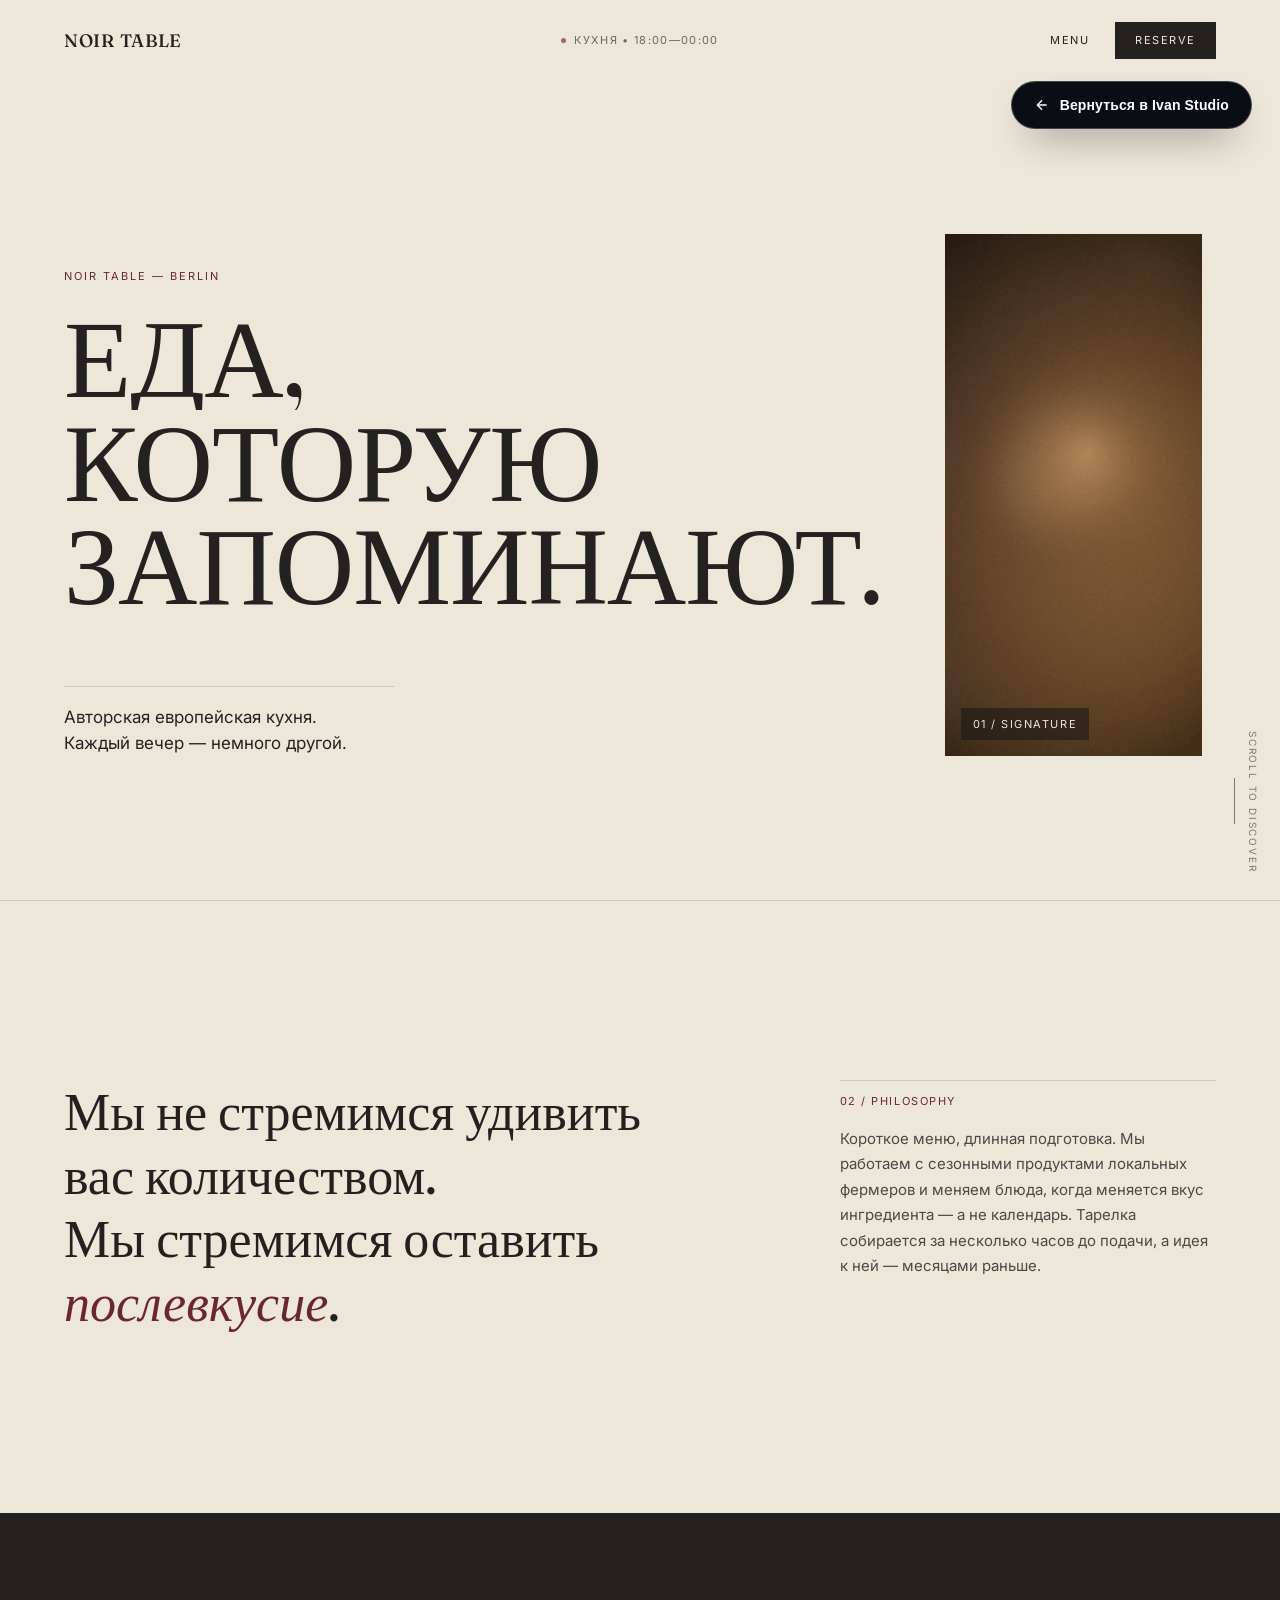
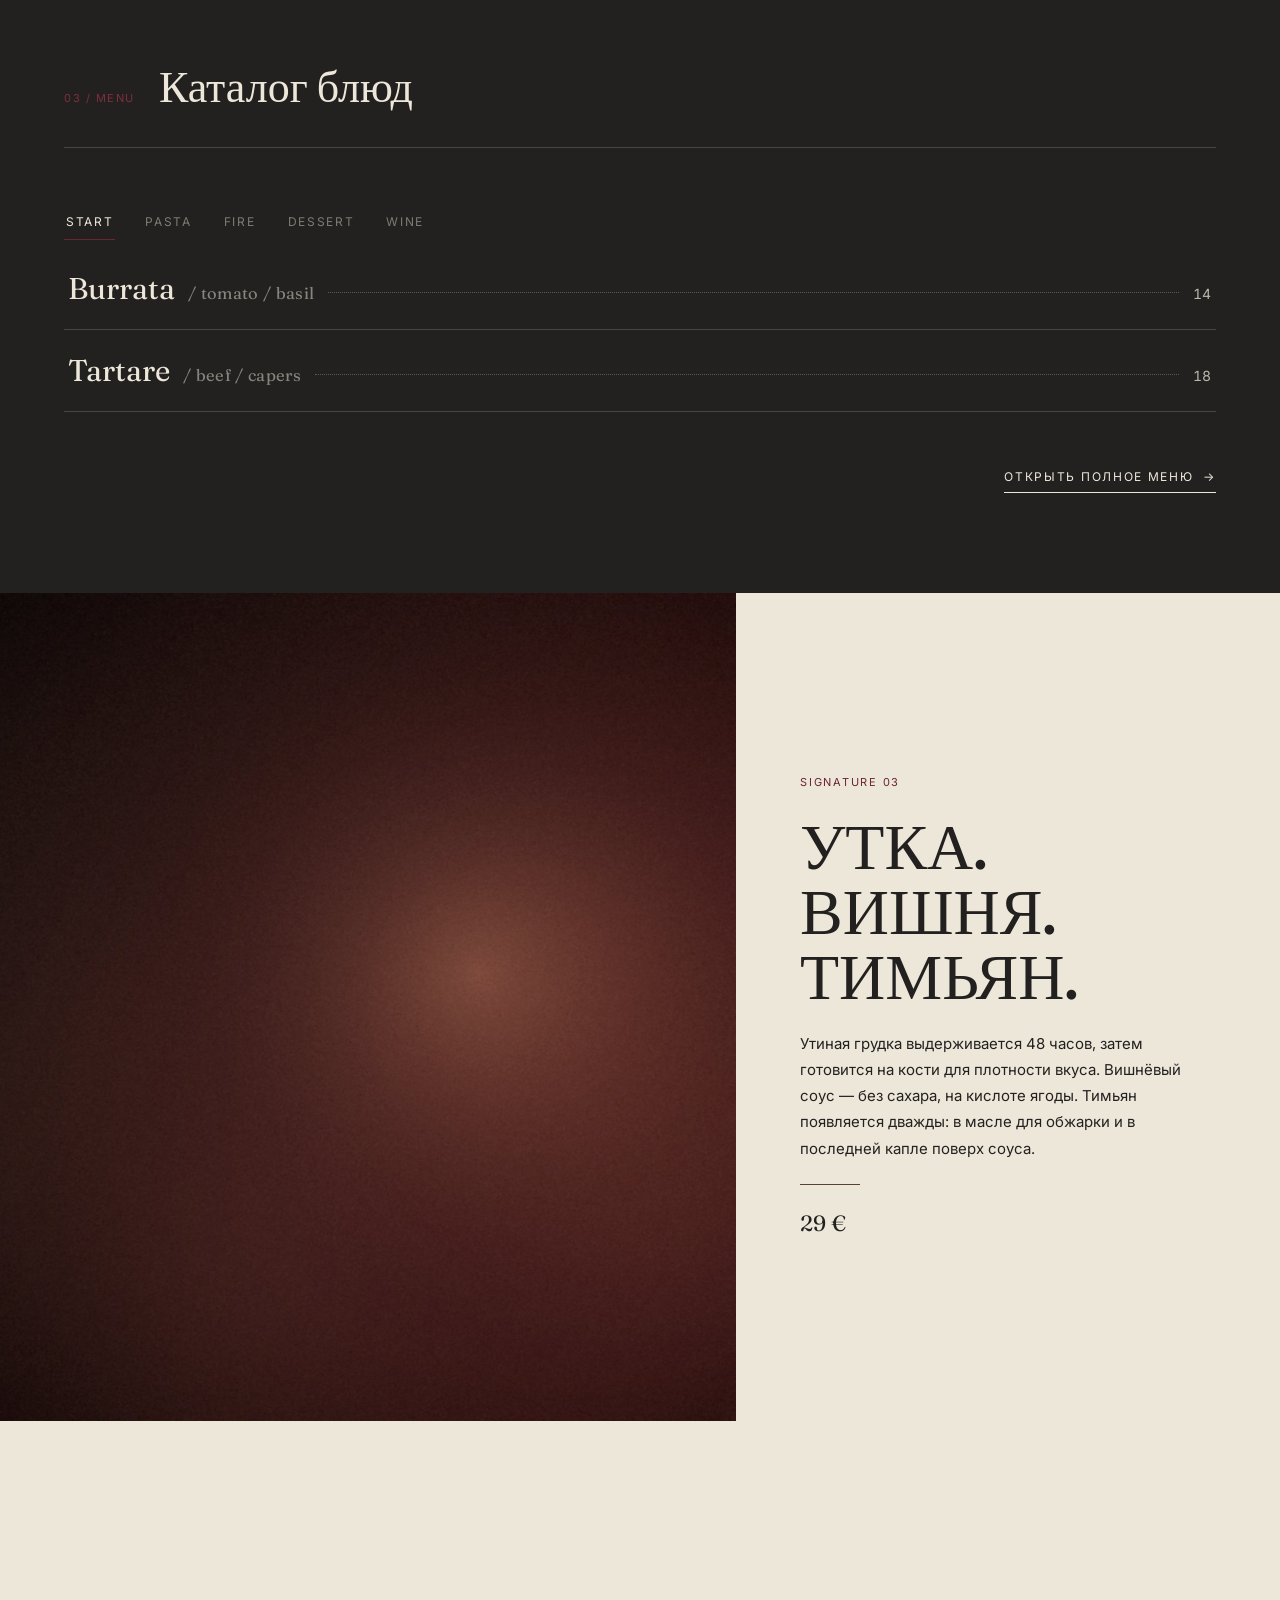
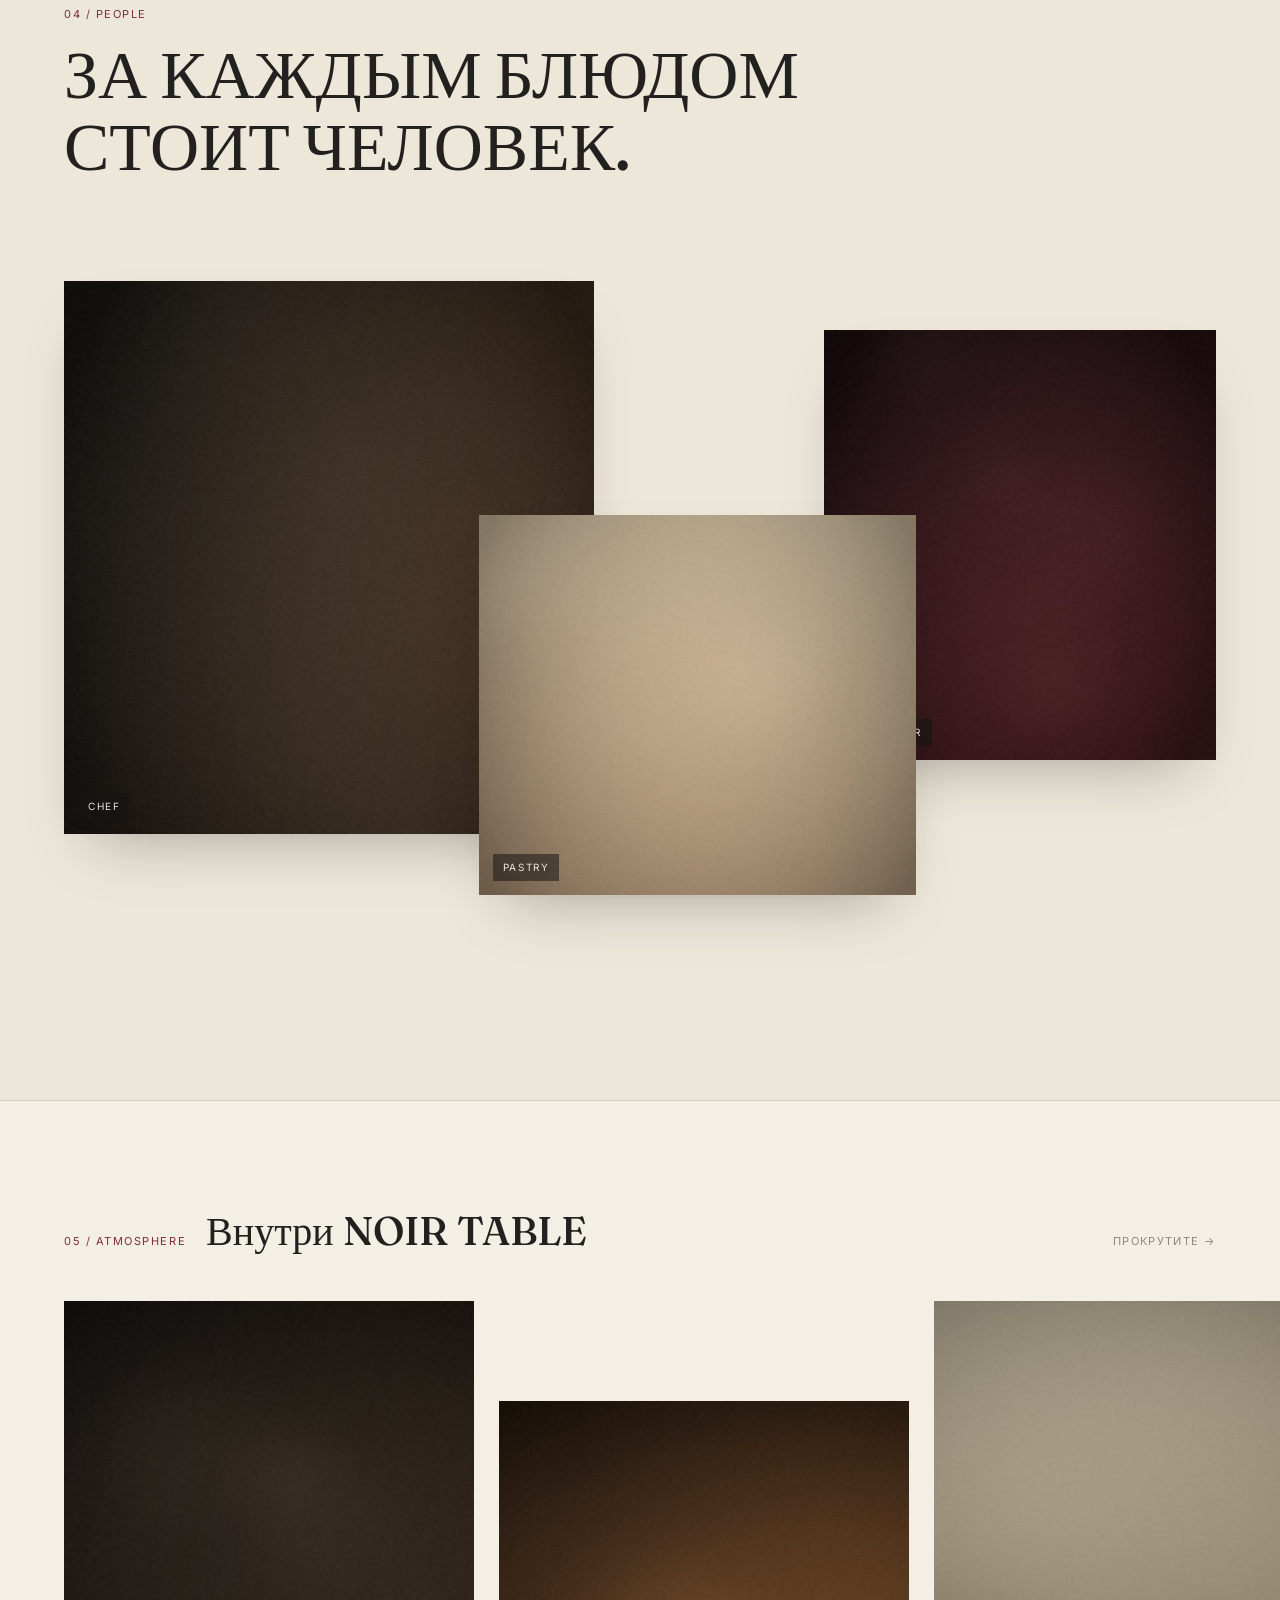
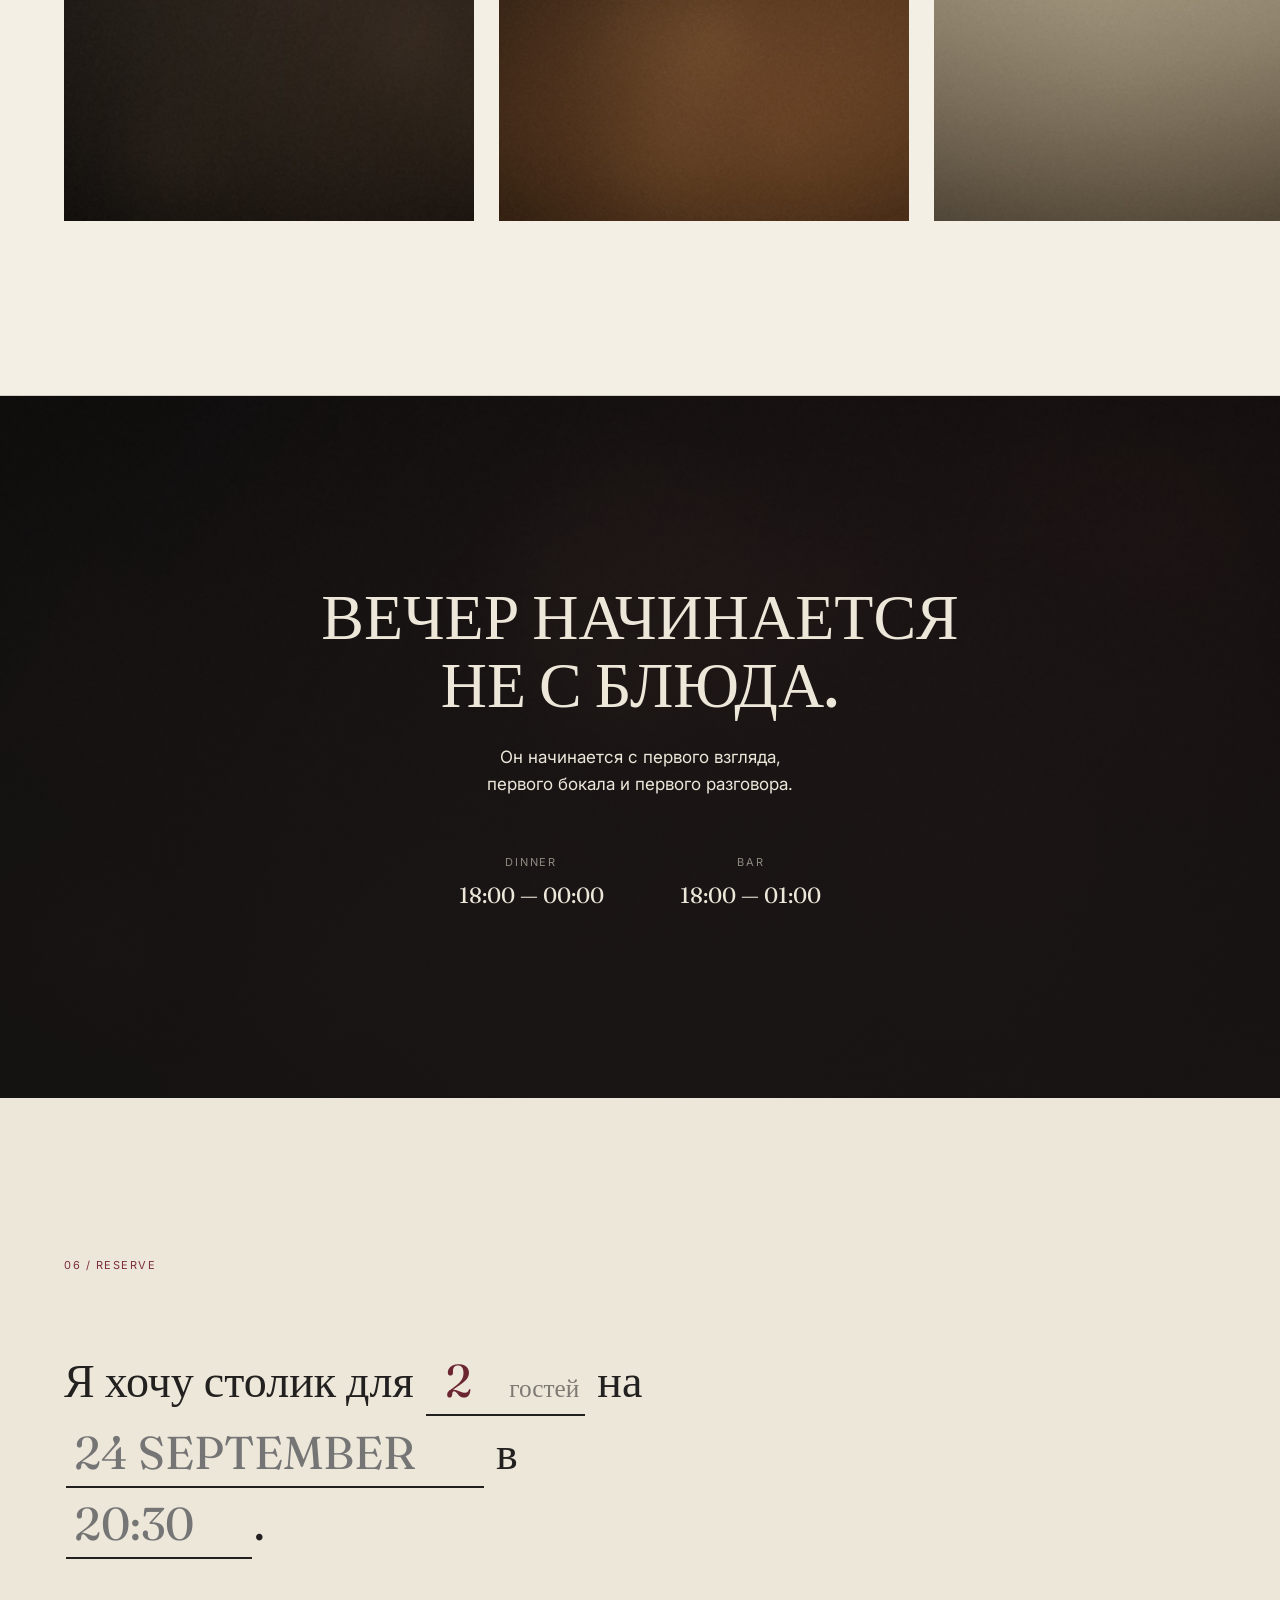
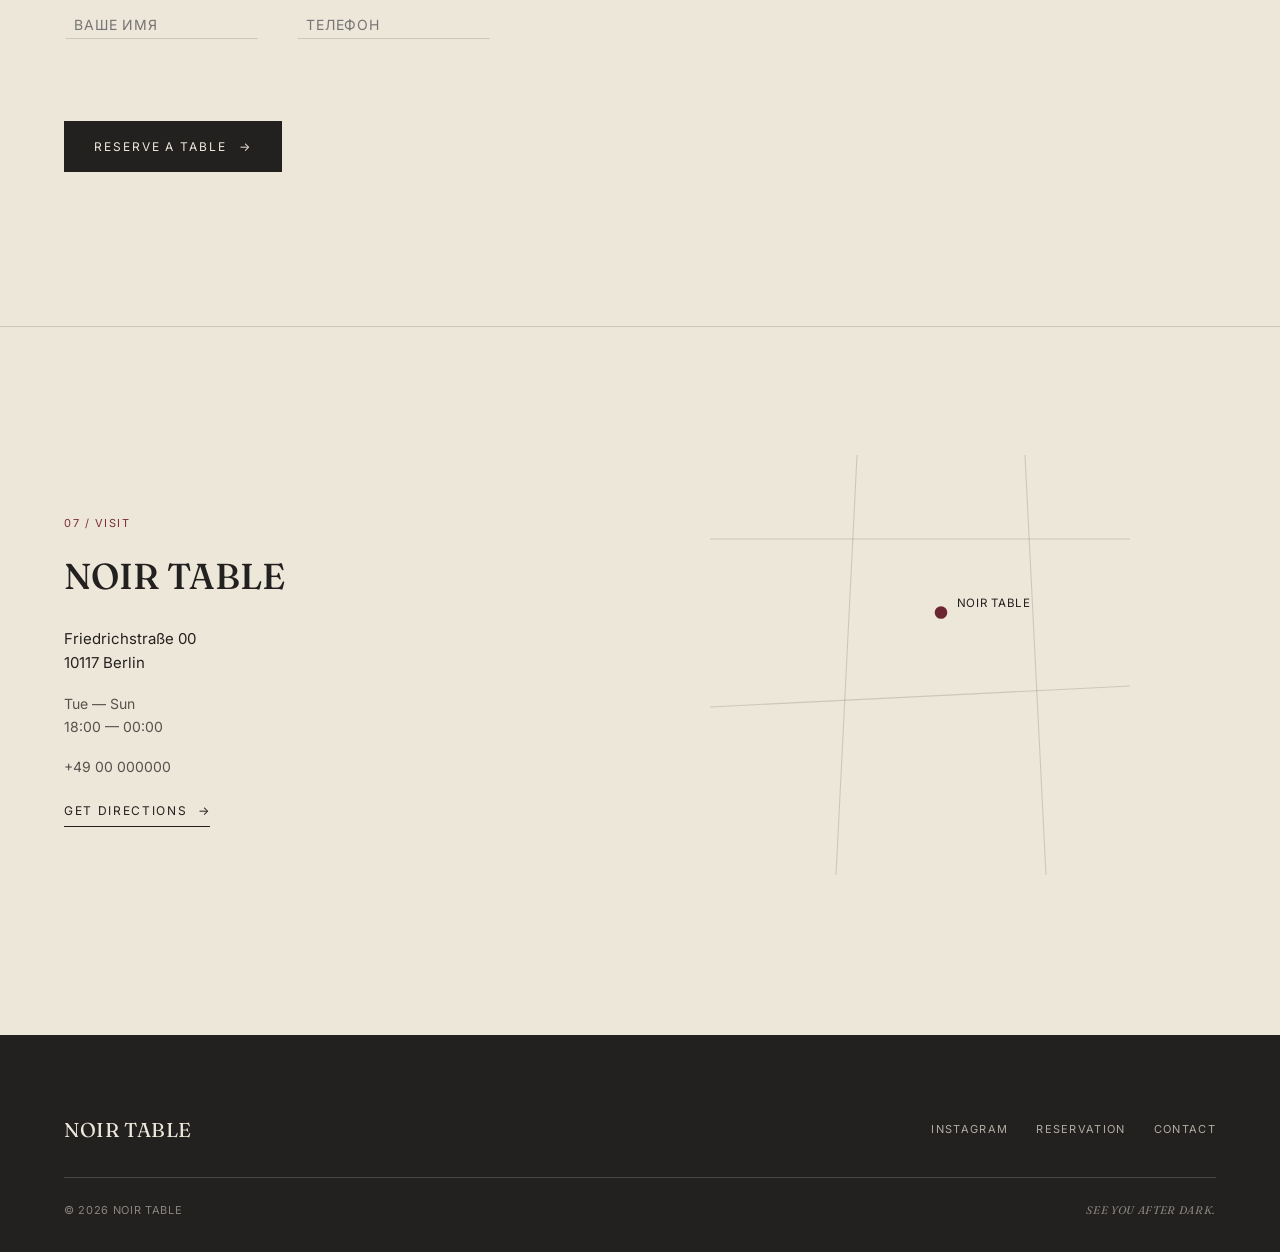
<file: src/projects/noir-table/index.html>
<!DOCTYPE html>
<html lang="ru">
<head>
<meta charset="UTF-8">
<meta name="viewport" content="width=device-width, initial-scale=1.0">
<title>NOIR TABLE — Ужин, который запоминают</title>
<meta name="description" content="NOIR TABLE — камерный ресторан европейской кухни с авторской подачей. Кухня 18:00—00:00.">
<link rel="preconnect" href="https://fonts.googleapis.com">
<link rel="preconnect" href="https://fonts.gstatic.com" crossorigin>
<link href="https://fonts.googleapis.com/css2?family=Fraunces:ital,opsz,wght@0,9..144,300;0,9..144,400;0,9..144,500;0,9..144,600;1,9..144,400&family=Inter:wght@300;400;500&display=swap" rel="stylesheet">
<link rel="stylesheet" href="style.css">
</head>
<body>

<div class="grain-overlay" aria-hidden="true"></div>
<div class="cursor-dot" aria-hidden="true"></div>

<a class="skip-link" href="#main">Перейти к содержанию</a>

<!-- ===================== HEADER ===================== -->
<header class="site-header" id="siteHeader">
  <div class="header-inner">
    <a href="#top" class="logo">NOIR&nbsp;TABLE</a>

    <div class="header-status" aria-hidden="true">
      <span class="status-dot"></span>
      КУХНЯ&nbsp;•&nbsp;18:00—00:00
    </div>

    <nav class="header-actions" aria-label="Основное меню">
      <button class="link-btn" id="menuToggle" aria-expanded="false" aria-controls="mobileMenu">
        <span class="menu-label-open">MENU</span>
        <span class="menu-label-close">CLOSE</span>
      </button>
      <a href="#reservation" class="link-btn link-btn--filled">RESERVE</a>
    </nav>
  </div>
</header>

<!-- Mobile menu -->
<div class="mobile-menu" id="mobileMenu" aria-hidden="true">
  <div class="mobile-menu-inner">
    <ol class="mobile-menu-list">
      <li style="--i:0"><a href="#menu" data-close>Меню</a></li>
      <li style="--i:1"><a href="#signature" data-close>Фирменное блюдо</a></li>
      <li style="--i:2"><a href="#kitchen" data-close>Кухня</a></li>
      <li style="--i:3"><a href="#atmosphere" data-close>Атмосфера</a></li>
      <li style="--i:4"><a href="#reservation" data-close>Бронирование</a></li>
      <li style="--i:5"><a href="#location" data-close>Локация</a></li>
    </ol>
    <div class="mobile-menu-foot">
      <span>КУХНЯ • 18:00—00:00</span>
      <span>Friedrichstraße 00, Berlin</span>
    </div>
  </div>
</div>

<main id="main">

  <!-- ===================== HERO ===================== -->
  <section class="hero" id="top">
    <div class="hero-grid">
      <div class="hero-copy" data-reveal>
        <span class="eyebrow">NOIR TABLE — BERLIN</span>
        <h1 class="hero-title">
          <span class="line">ЕДА,</span>
          <span class="line">КОТОРУЮ</span>
          <span class="line">ЗАПОМИНАЮТ.</span>
        </h1>
      </div>

      <figure class="hero-figure" data-reveal>
        <img src="images/hero-signature.jpg" alt="Фирменное блюдо NOIR TABLE — утка с вишней и тимьяном, крупным планом" loading="eager">
        <figcaption>01 / SIGNATURE</figcaption>
      </figure>

      <p class="hero-sub" data-reveal>
        Авторская европейская кухня.<br>
        Каждый вечер — немного другой.
      </p>

      <div class="hero-scroll" aria-hidden="true">
        <span>SCROLL TO DISCOVER</span>
        <span class="hero-scroll-line"></span>
      </div>
    </div>
  </section>

  <!-- ===================== INTRO / MANIFESTO ===================== -->
  <section class="manifesto">
    <div class="manifesto-grid">
      <p class="manifesto-lead" data-reveal>
        Мы не стремимся удивить вас&nbsp;количеством.<br>
        Мы стремимся оставить <em>послевкусие</em>.
      </p>
      <div class="manifesto-note" data-reveal>
        <span class="manifesto-index">02 / PHILOSOPHY</span>
        <p>
          Короткое меню, длинная подготовка. Мы работаем с сезонными
          продуктами локальных фермеров и меняем блюда, когда меняется
          вкус ингредиента — а не календарь. Тарелка собирается за
          несколько часов до подачи, а идея к ней — месяцами раньше.
        </p>
      </div>
    </div>
  </section>

  <!-- ===================== MENU EXPERIENCE ===================== -->
  <section class="menu-exp" id="menu">
    <div class="menu-head" data-reveal>
      <span class="section-index">03 / MENU</span>
      <h2>Каталог блюд</h2>
    </div>

    <div class="menu-tabs" role="tablist" aria-label="Категории меню">
      <button class="menu-tab is-active" role="tab" aria-selected="true" data-cat="start">START</button>
      <button class="menu-tab" role="tab" aria-selected="false" data-cat="pasta">PASTA</button>
      <button class="menu-tab" role="tab" aria-selected="false" data-cat="fire">FIRE</button>
      <button class="menu-tab" role="tab" aria-selected="false" data-cat="dessert">DESSERT</button>
      <button class="menu-tab" role="tab" aria-selected="false" data-cat="wine">WINE</button>
    </div>

    <div class="menu-stage">
      <ul class="menu-list" id="menuList">

        <li class="menu-item is-active" data-cat="start" data-img="images/menu-burrata.jpg">
          <button class="menu-row">
            <span class="menu-name">Burrata <i>/ tomato / basil</i></span>
            <span class="menu-dots" aria-hidden="true"></span>
            <span class="menu-price">14</span>
          </button>
        </li>
        <li class="menu-item" data-cat="start" data-img="images/menu-tagliolini.jpg">
          <button class="menu-row">
            <span class="menu-name">Tartare <i>/ beef / capers</i></span>
            <span class="menu-dots" aria-hidden="true"></span>
            <span class="menu-price">18</span>
          </button>
        </li>

        <li class="menu-item" data-cat="pasta" data-img="images/menu-tagliolini.jpg">
          <button class="menu-row">
            <span class="menu-name">Tagliolini <i>/ crab / lemon</i></span>
            <span class="menu-dots" aria-hidden="true"></span>
            <span class="menu-price">24</span>
          </button>
        </li>
        <li class="menu-item" data-cat="pasta" data-img="images/menu-burrata.jpg">
          <button class="menu-row">
            <span class="menu-name">Risotto <i>/ porcini / thyme</i></span>
            <span class="menu-dots" aria-hidden="true"></span>
            <span class="menu-price">22</span>
          </button>
        </li>

        <li class="menu-item" data-cat="fire" data-img="images/menu-duck.jpg">
          <button class="menu-row">
            <span class="menu-name">Duck <i>/ cherry / thyme</i></span>
            <span class="menu-dots" aria-hidden="true"></span>
            <span class="menu-price">29</span>
          </button>
        </li>
        <li class="menu-item" data-cat="fire" data-img="images/menu-duck.jpg">
          <button class="menu-row">
            <span class="menu-name">Ribeye <i>/ bone marrow / sage</i></span>
            <span class="menu-dots" aria-hidden="true"></span>
            <span class="menu-price">34</span>
          </button>
        </li>

        <li class="menu-item" data-cat="dessert" data-img="images/menu-dessert.jpg">
          <button class="menu-row">
            <span class="menu-name">Chocolate <i>/ salt / olive oil</i></span>
            <span class="menu-dots" aria-hidden="true"></span>
            <span class="menu-price">12</span>
          </button>
        </li>
        <li class="menu-item" data-cat="dessert" data-img="images/menu-dessert.jpg">
          <button class="menu-row">
            <span class="menu-name">Fig <i>/ mascarpone / honey</i></span>
            <span class="menu-dots" aria-hidden="true"></span>
            <span class="menu-price">11</span>
          </button>
        </li>

        <li class="menu-item" data-cat="wine" data-img="images/atmosphere-glass.jpg">
          <button class="menu-row">
            <span class="menu-name">Riesling <i>/ Mosel, 2021</i></span>
            <span class="menu-dots" aria-hidden="true"></span>
            <span class="menu-price">9</span>
          </button>
        </li>
        <li class="menu-item" data-cat="wine" data-img="images/atmosphere-glass.jpg">
          <button class="menu-row">
            <span class="menu-name">Barbera <i>/ Piemonte, 2019</i></span>
            <span class="menu-dots" aria-hidden="true"></span>
            <span class="menu-price">11</span>
          </button>
        </li>

      </ul>

      <div class="menu-preview" id="menuPreview" aria-hidden="true">
        <img id="menuPreviewImg" src="images/menu-burrata.jpg" alt="">
      </div>
    </div>

    <div class="menu-cta" data-reveal>
      <a href="#" class="text-btn">ОТКРЫТЬ ПОЛНОЕ МЕНЮ <span>→</span></a>
    </div>
  </section>

  <!-- ===================== SIGNATURE DISH ===================== -->
  <section class="signature" id="signature">
    <div class="signature-media" data-reveal>
      <img src="images/signature-duck-large.jpg" alt="Крупный план фирменного блюда: утка, вишнёвый соус, тимьян" loading="lazy">
    </div>
    <div class="signature-copy">
      <span class="signature-index" data-reveal>SIGNATURE 03</span>
      <h2 class="signature-title" data-reveal>
        УТКА.<br>ВИШНЯ.<br>ТИМЬЯН.
      </h2>
      <p class="signature-desc" data-reveal>
        Утиная грудка выдерживается 48 часов, затем готовится на кости
        для плотности вкуса. Вишнёвый соус — без сахара, на кислоте
        ягоды. Тимьян появляется дважды: в масле для обжарки и в
        последней капле поверх соуса.
      </p>
      <span class="signature-line" aria-hidden="true"></span>
      <span class="signature-price" data-reveal>29&nbsp;€</span>
    </div>
  </section>

  <!-- ===================== THE KITCHEN ===================== -->
  <section class="kitchen" id="kitchen">
    <div class="kitchen-head" data-reveal>
      <span class="section-index">04 / PEOPLE</span>
      <h2>ЗА КАЖДЫМ БЛЮДОМ<br>СТОИТ ЧЕЛОВЕК.</h2>
    </div>

    <div class="kitchen-collage" data-reveal>
      <figure class="k-photo k-photo--1">
        <img src="images/kitchen-chef.jpg" alt="Шеф-повар NOIR TABLE за работой на кухне" loading="lazy">
        <figcaption>CHEF</figcaption>
      </figure>
      <figure class="k-photo k-photo--2">
        <img src="images/kitchen-pastry.jpg" alt="Кондитер NOIR TABLE готовит десерт" loading="lazy">
        <figcaption>PASTRY</figcaption>
      </figure>
      <figure class="k-photo k-photo--3">
        <img src="images/kitchen-sommelier.jpg" alt="Сомелье NOIR TABLE подбирает вино" loading="lazy">
        <figcaption>SOMMELIER</figcaption>
      </figure>
    </div>
  </section>

  <!-- ===================== ATMOSPHERE GALLERY ===================== -->
  <section class="atmosphere" id="atmosphere">
    <div class="atmosphere-head" data-reveal>
      <span class="section-index">05 / ATMOSPHERE</span>
      <h2>Внутри NOIR TABLE</h2>
      <span class="atmosphere-hint">ПРОКРУТИТЕ →</span>
    </div>

    <div class="atmosphere-track-wrap">
      <ul class="atmosphere-track" id="atmosphereTrack" tabindex="0" aria-label="Галерея интерьера ресторана, прокручивается горизонтально">
        <li><img src="images/atmosphere-interior.jpg" alt="Тёмный зал ресторана в вечернем освещении" loading="lazy"></li>
        <li><img src="images/atmosphere-kitchen-action.jpg" alt="Открытая кухня в разгар вечера" loading="lazy"></li>
        <li><img src="images/atmosphere-tableware.jpg" alt="Детали сервировки стола" loading="lazy"></li>
        <li><img src="images/atmosphere-hands.jpg" alt="Руки повара за финальной подачей блюда" loading="lazy"></li>
        <li><img src="images/atmosphere-evening-hall.jpg" alt="Вечерний зал, заполненный гостями" loading="lazy"></li>
        <li><img src="images/atmosphere-glass.jpg" alt="Бокал вина на барной стойке" loading="lazy"></li>
        <li><img src="images/atmosphere-material.jpg" alt="Фактура дерева и материалов интерьера" loading="lazy"></li>
      </ul>
    </div>
  </section>

  <!-- ===================== EVENING ===================== -->
  <section class="evening">
    <img class="evening-bg" src="images/evening-bg.jpg" alt="" aria-hidden="true">
    <div class="evening-veil" aria-hidden="true"></div>
    <div class="evening-content">
      <h2 data-reveal>ВЕЧЕР НАЧИНАЕТСЯ<br>НЕ С БЛЮДА.</h2>
      <p data-reveal>Он начинается с первого взгляда,<br>первого бокала и первого разговора.</p>
      <div class="evening-hours" data-reveal>
        <div>
          <span class="evening-label">DINNER</span>
          <span class="evening-time">18:00 — 00:00</span>
        </div>
        <div>
          <span class="evening-label">BAR</span>
          <span class="evening-time">18:00 — 01:00</span>
        </div>
      </div>
    </div>
  </section>

  <!-- ===================== RESERVATION ===================== -->
  <section class="reservation" id="reservation">
    <div class="reservation-head" data-reveal>
      <span class="section-index">06 / RESERVE</span>
    </div>

    <form class="reservation-form" id="reservationForm" novalidate>
      <p class="reservation-sentence">
        Я хочу столик для
        <span class="field-wrap">
          <input type="number" id="guests" name="guests" min="1" max="12" value="2" inputmode="numeric" aria-label="Количество гостей" required>
          <span class="field-suffix" id="guestsSuffix">гостей</span>
        </span>
        на
        <span class="field-wrap field-wrap--date">
          <input type="text" id="date" name="date" placeholder="24 SEPTEMBER" aria-label="Дата" autocomplete="off" required>
        </span>
        в
        <span class="no-break">
          <span class="field-wrap field-wrap--time">
            <input type="text" id="time" name="time" placeholder="20:30" aria-label="Время" autocomplete="off" required>
          </span>.
        </span>
      </p>

      <div class="reservation-row">
        <span class="field-wrap field-wrap--name">
          <input type="text" id="name" name="name" placeholder="ВАШЕ ИМЯ" aria-label="Ваше имя" autocomplete="name" required>
        </span>
        <span class="field-wrap field-wrap--phone">
          <input type="tel" id="phone" name="phone" placeholder="ТЕЛЕФОН" aria-label="Телефон" autocomplete="tel" required>
        </span>
      </div>

      <p class="form-error" id="formError" role="alert" aria-live="polite"></p>

      <button type="submit" class="reserve-submit">
        RESERVE A TABLE <span>→</span>
      </button>
    </form>

    <div class="reservation-confirm" id="reservationConfirm" aria-live="polite" hidden>
      <span class="confirm-index">✓</span>
      <h3>Столик почти ваш.</h3>
      <p id="confirmText">Мы свяжемся с вами в течение часа, чтобы подтвердить бронь.</p>
      <button type="button" class="text-btn" id="confirmReset">ЗАБРОНИРОВАТЬ ЕЩЁ ОДИН СТОЛИК</button>
    </div>
  </section>

  <!-- ===================== LOCATION ===================== -->
  <section class="location" id="location">
    <div class="location-info" data-reveal>
      <span class="section-index">07 / VISIT</span>
      <h2>NOIR TABLE</h2>
      <address>
        Friedrichstraße 00<br>
        10117 Berlin
      </address>
      <p class="location-hours">Tue — Sun<br>18:00 — 00:00</p>
      <p class="location-phone"><a href="tel:+490000000">+49 00 000000</a></p>
      <a href="https://maps.google.com" target="_blank" rel="noopener" class="text-btn">GET DIRECTIONS <span>→</span></a>
    </div>

    <div class="location-map" aria-hidden="true" data-reveal>
      <svg viewBox="0 0 400 400" class="map-svg">
        <line x1="0" y1="80" x2="400" y2="80" class="map-road"></line>
        <line x1="0" y1="240" x2="400" y2="220" class="map-road"></line>
        <line x1="140" y1="0" x2="120" y2="400" class="map-road"></line>
        <line x1="300" y1="0" x2="320" y2="400" class="map-road"></line>
        <circle cx="220" cy="150" r="6" class="map-point"></circle>
        <text x="235" y="145" class="map-label">NOIR TABLE</text>
      </svg>
    </div>
  </section>

</main>

<!-- ===================== FOOTER ===================== -->
<footer class="site-footer">
  <div class="footer-top">
    <span class="footer-logo">NOIR TABLE</span>
    <nav class="footer-links" aria-label="Дополнительные ссылки">
      <a href="https://instagram.com" target="_blank" rel="noopener">INSTAGRAM</a>
      <a href="#reservation">RESERVATION</a>
      <a href="#location">CONTACT</a>
    </nav>
  </div>
  <div class="footer-bottom">
    <span>© 2026 NOIR TABLE</span>
    <span class="footer-tagline">SEE YOU AFTER DARK.</span>
  </div>
</footer>

<script src="script.js"></script>

<!-- ============ Ivan Studio: возврат в портфолио ============ -->
<a class="ivan-back" id="ivanBack" href="../../index.html">
  <svg viewBox="0 0 24 24" fill="none" stroke="currentColor" stroke-width="2" aria-hidden="true"><path d="M19 12H6M12 5l-7 7 7 7"/></svg>
  <span><span class="ivan-back__full">Вернуться в </span>Ivan Studio</span>
</a>
<style>
.ivan-back{position:fixed;top:clamp(78px,9vh,104px);right:clamp(14px,2.2vw,28px);z-index:99999;display:inline-flex;align-items:center;gap:10px;min-height:48px;padding:13px 22px;border-radius:999px;border:1px solid rgba(255,255,255,.24);background:#0A0D14;color:#fff;font-family:-apple-system,BlinkMacSystemFont,'Segoe UI','Helvetica Neue',Arial,sans-serif;font-size:14px;font-weight:600;letter-spacing:.01em;line-height:1;text-decoration:none;box-shadow:0 18px 40px -18px rgba(0,0,0,.75);transition:background-color .25s ease,border-color .25s ease,transform .25s ease}
.ivan-back svg{width:16px;height:16px;transition:transform .25s ease}
.ivan-back:hover,.ivan-back:focus-visible{background:#2563FF;border-color:#2563FF;transform:translateX(-3px)}
.ivan-back:hover svg,.ivan-back:focus-visible svg{transform:translateX(-3px)}
@media (max-width:760px){.ivan-back{top:auto;bottom:16px;right:16px;padding:12px 18px;font-size:13px}.ivan-back__full{display:none}}
@media print{.ivan-back{display:none}}
</style>
<script>
(function () {
  var b = document.getElementById('ivanBack');
  if (!b) return;
  // сайт открыт из портфолио в новой вкладке — закрываем её и
  // возвращаемся на уже открытую Ivan Studio; иначе просто переходим
  b.addEventListener('click', function (e) {
    if (window.opener && !window.opener.closed) {
      e.preventDefault();
      try { window.opener.focus(); } catch (err) {}
      window.close();
    }
  });
})();
</script>

</body>
</html>
</file>
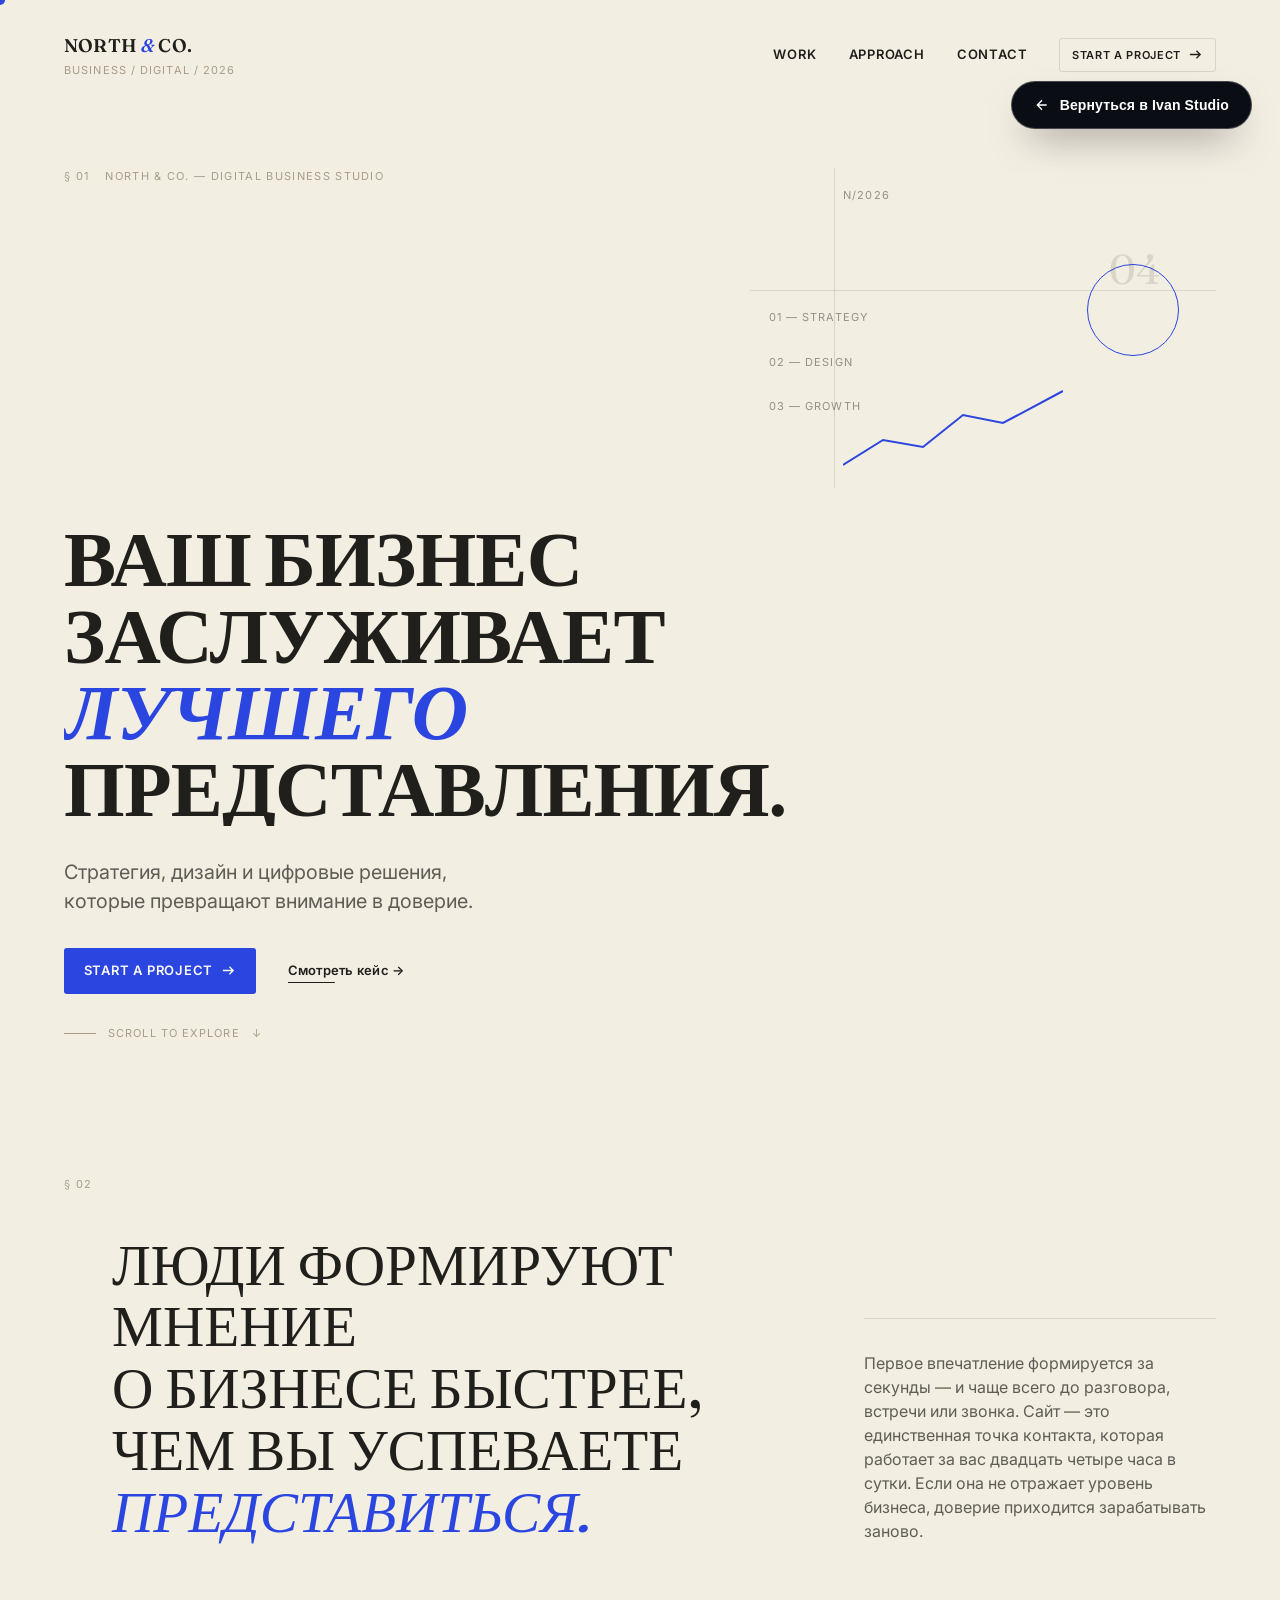
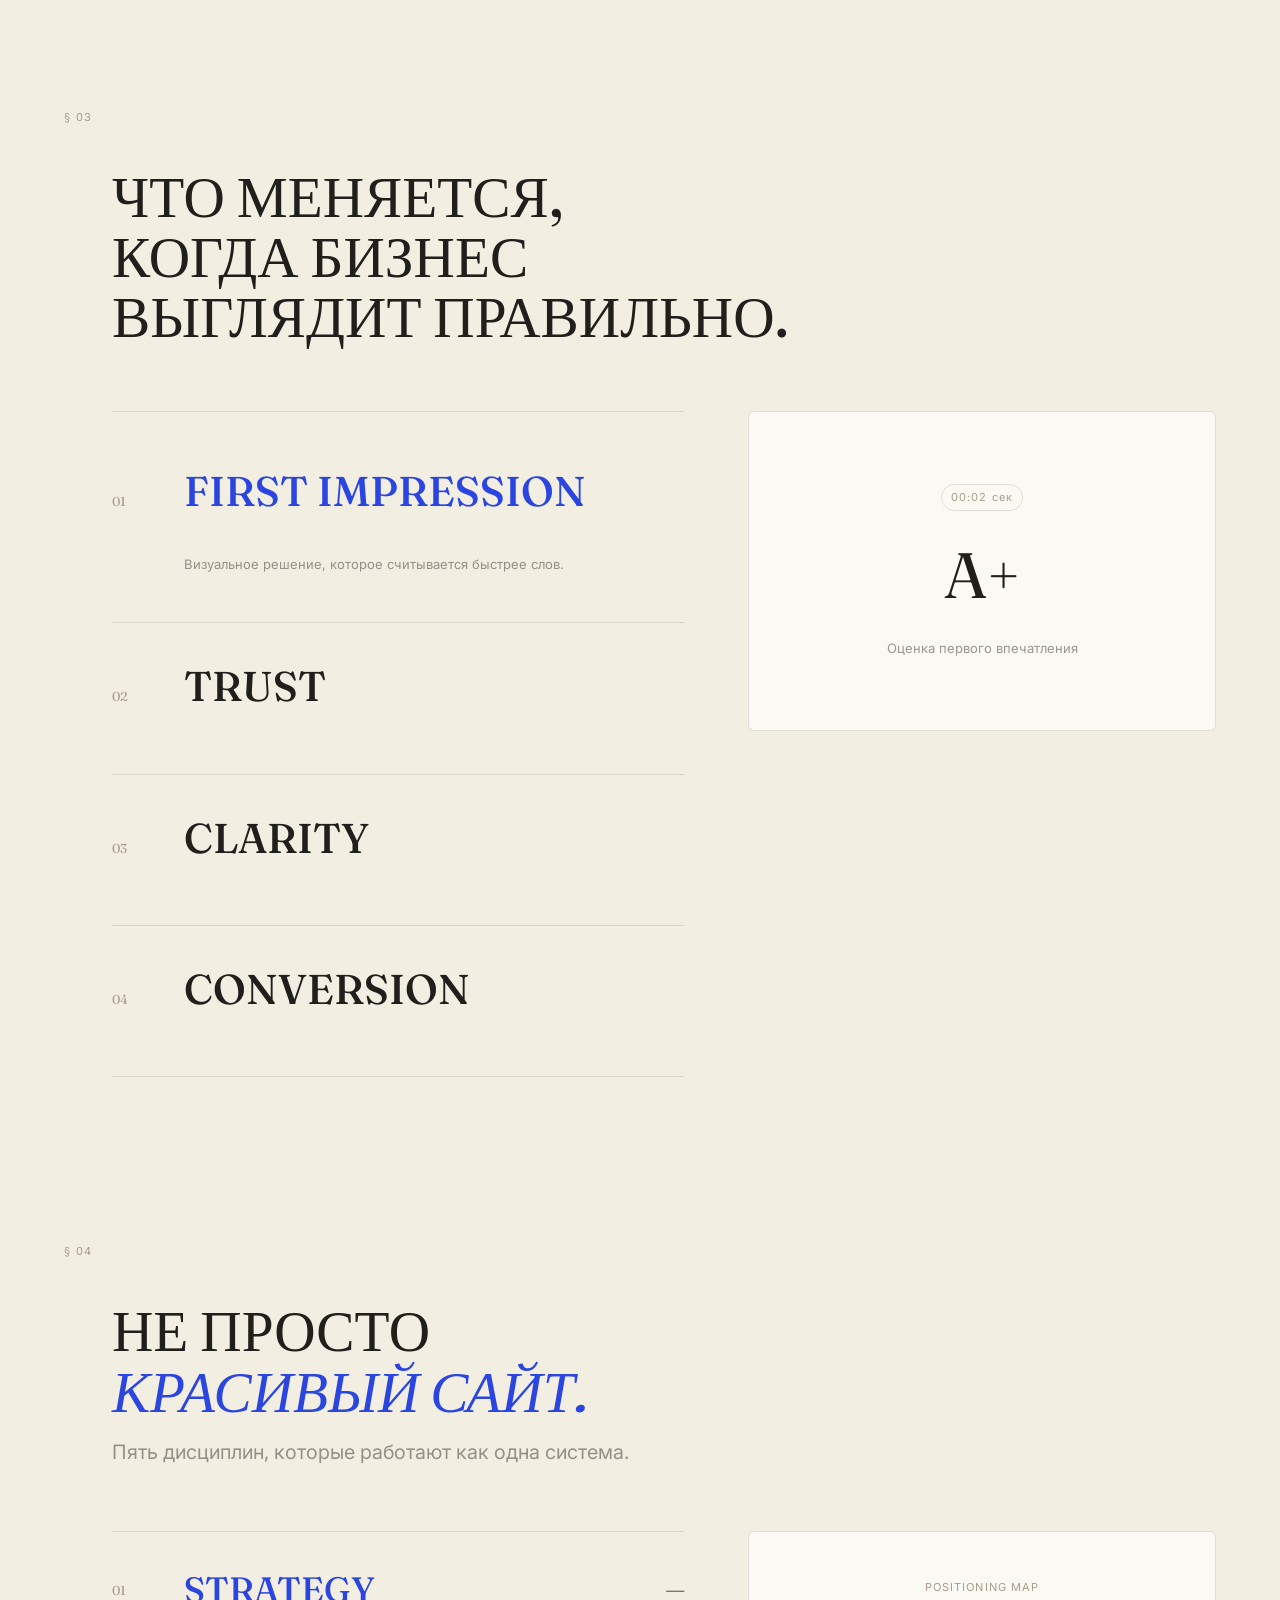
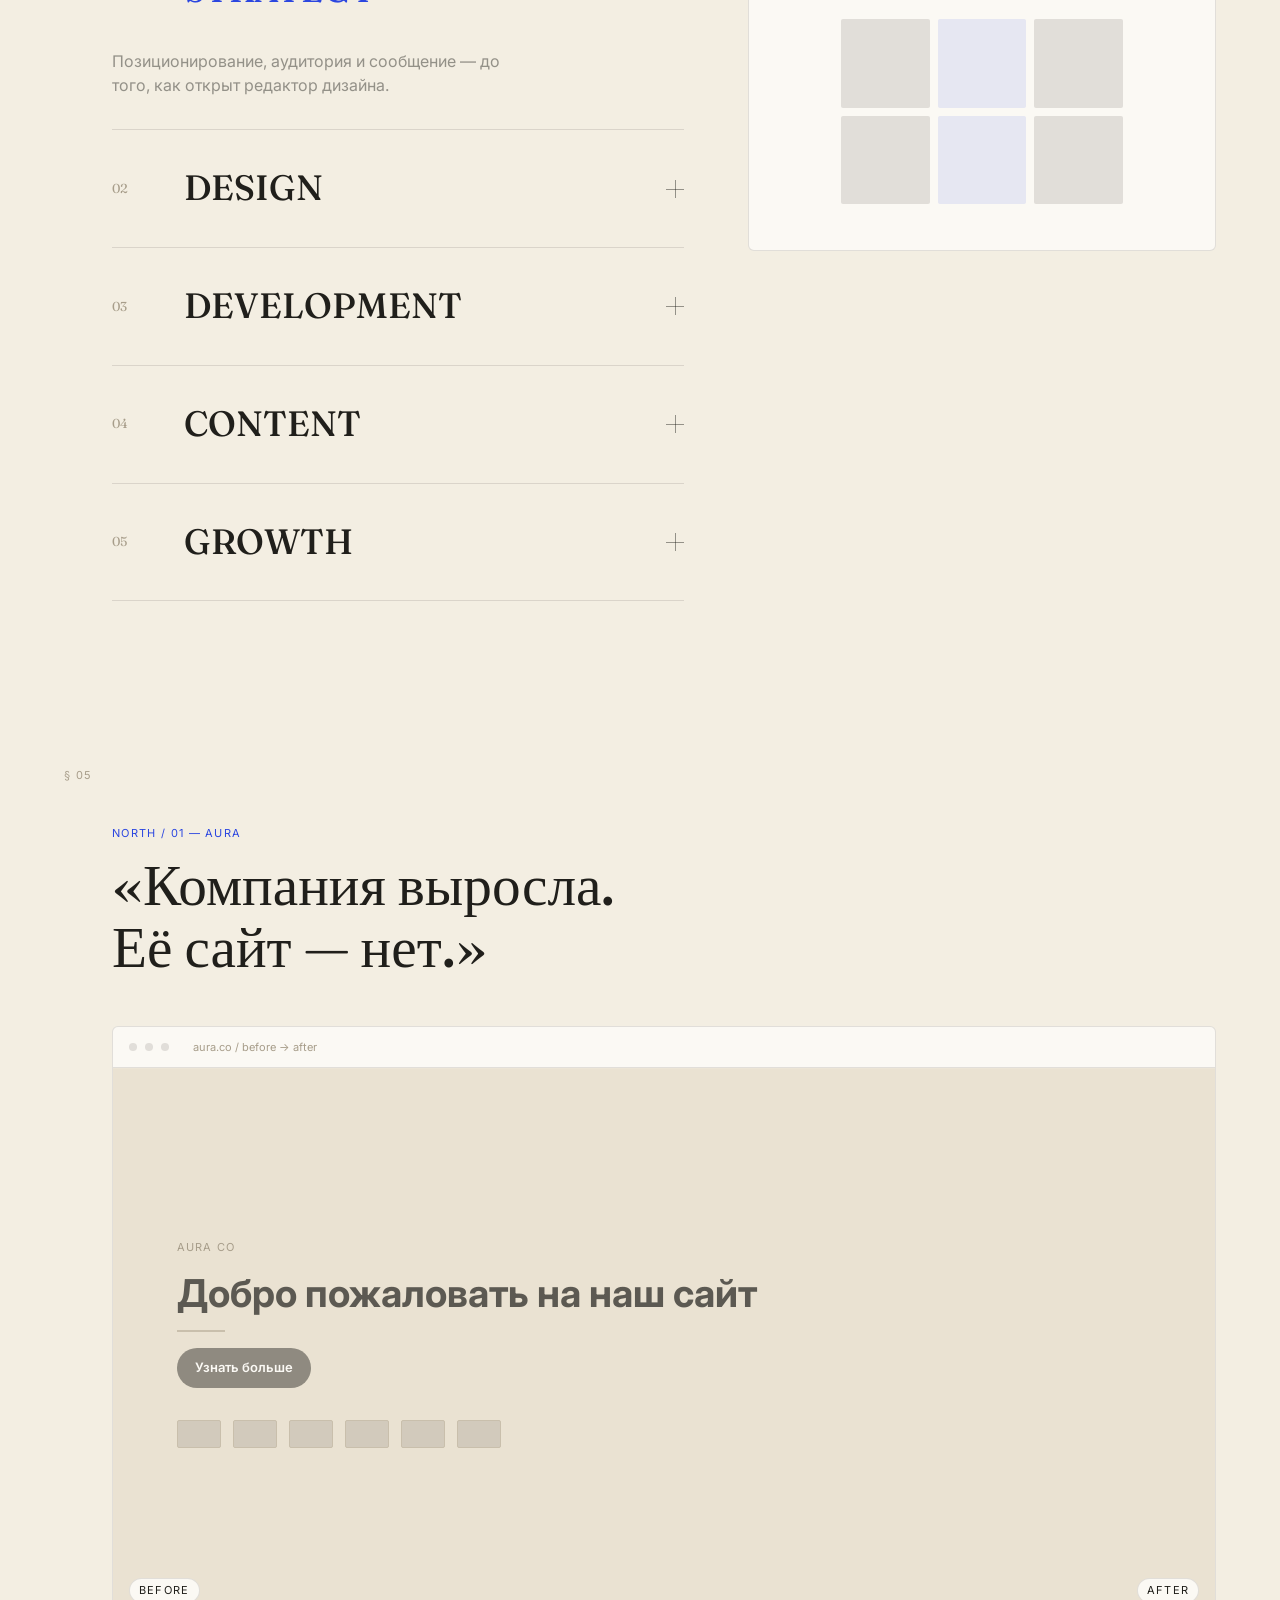
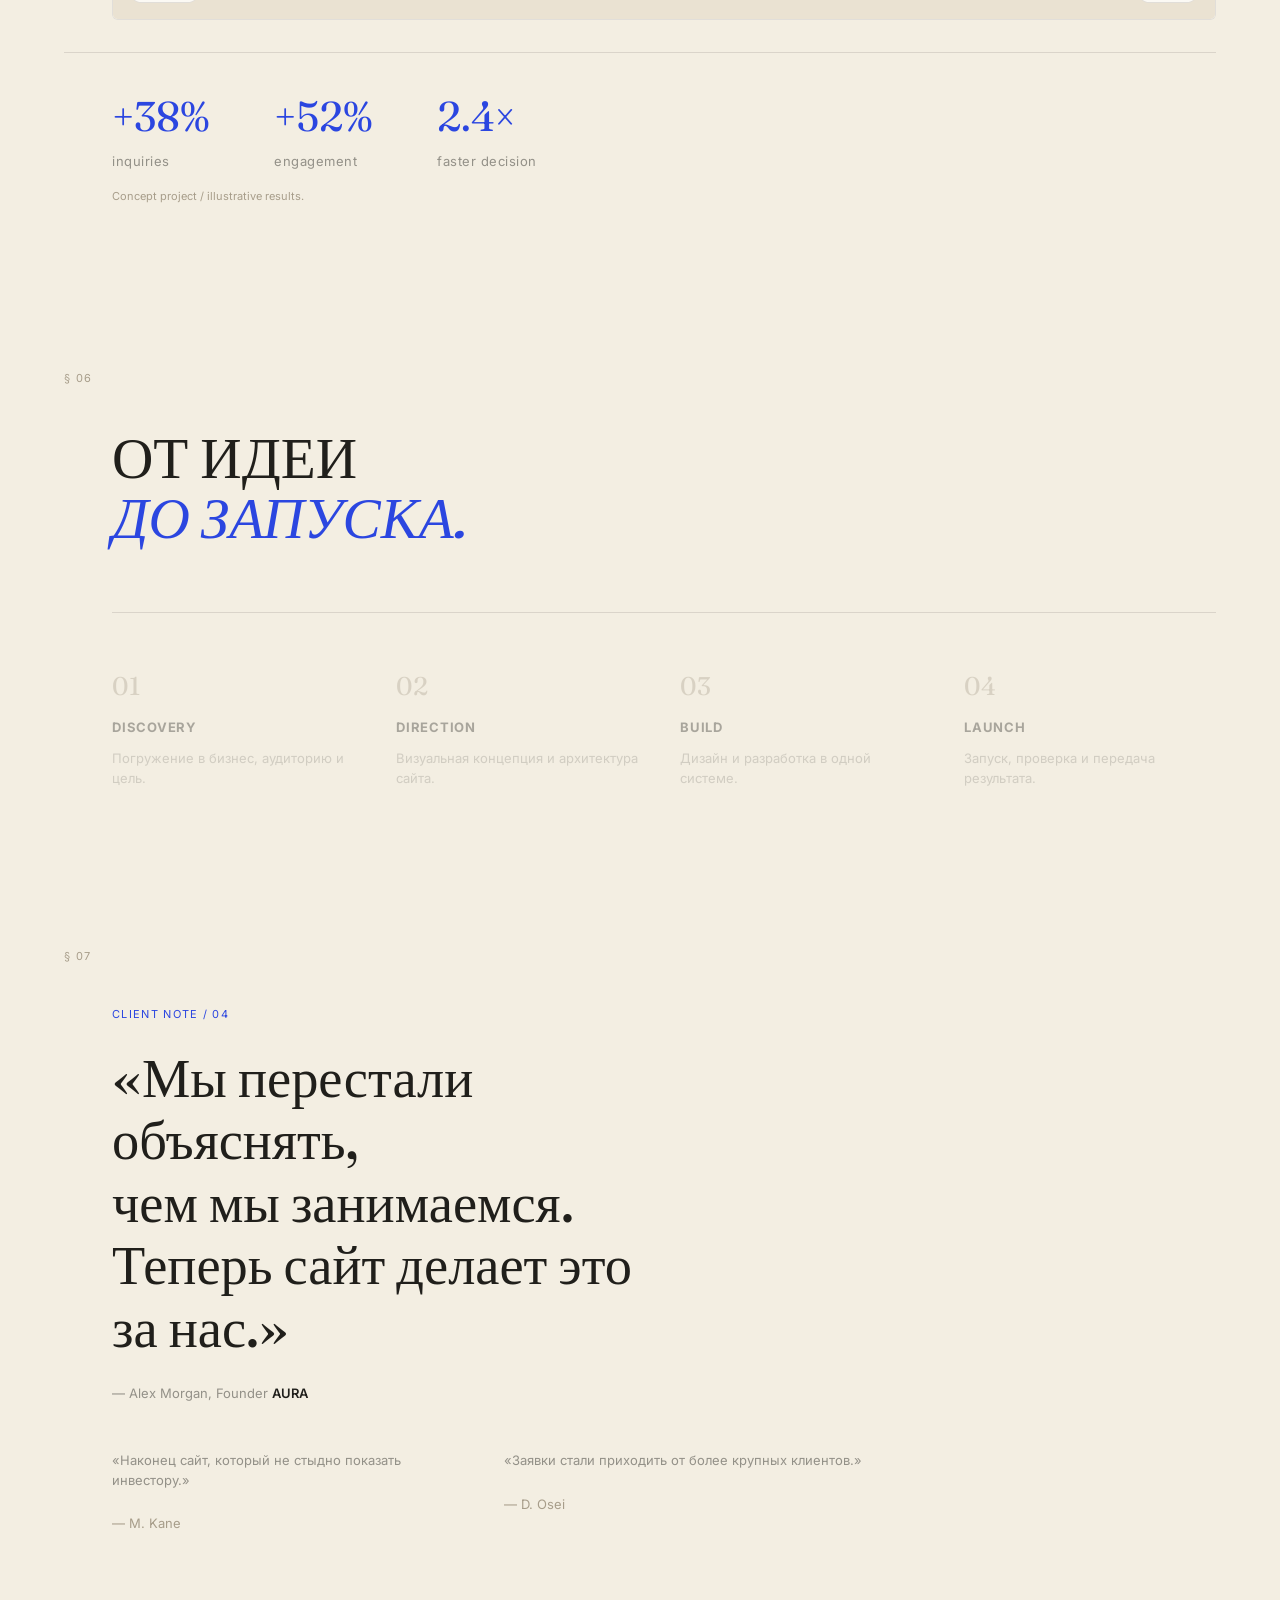
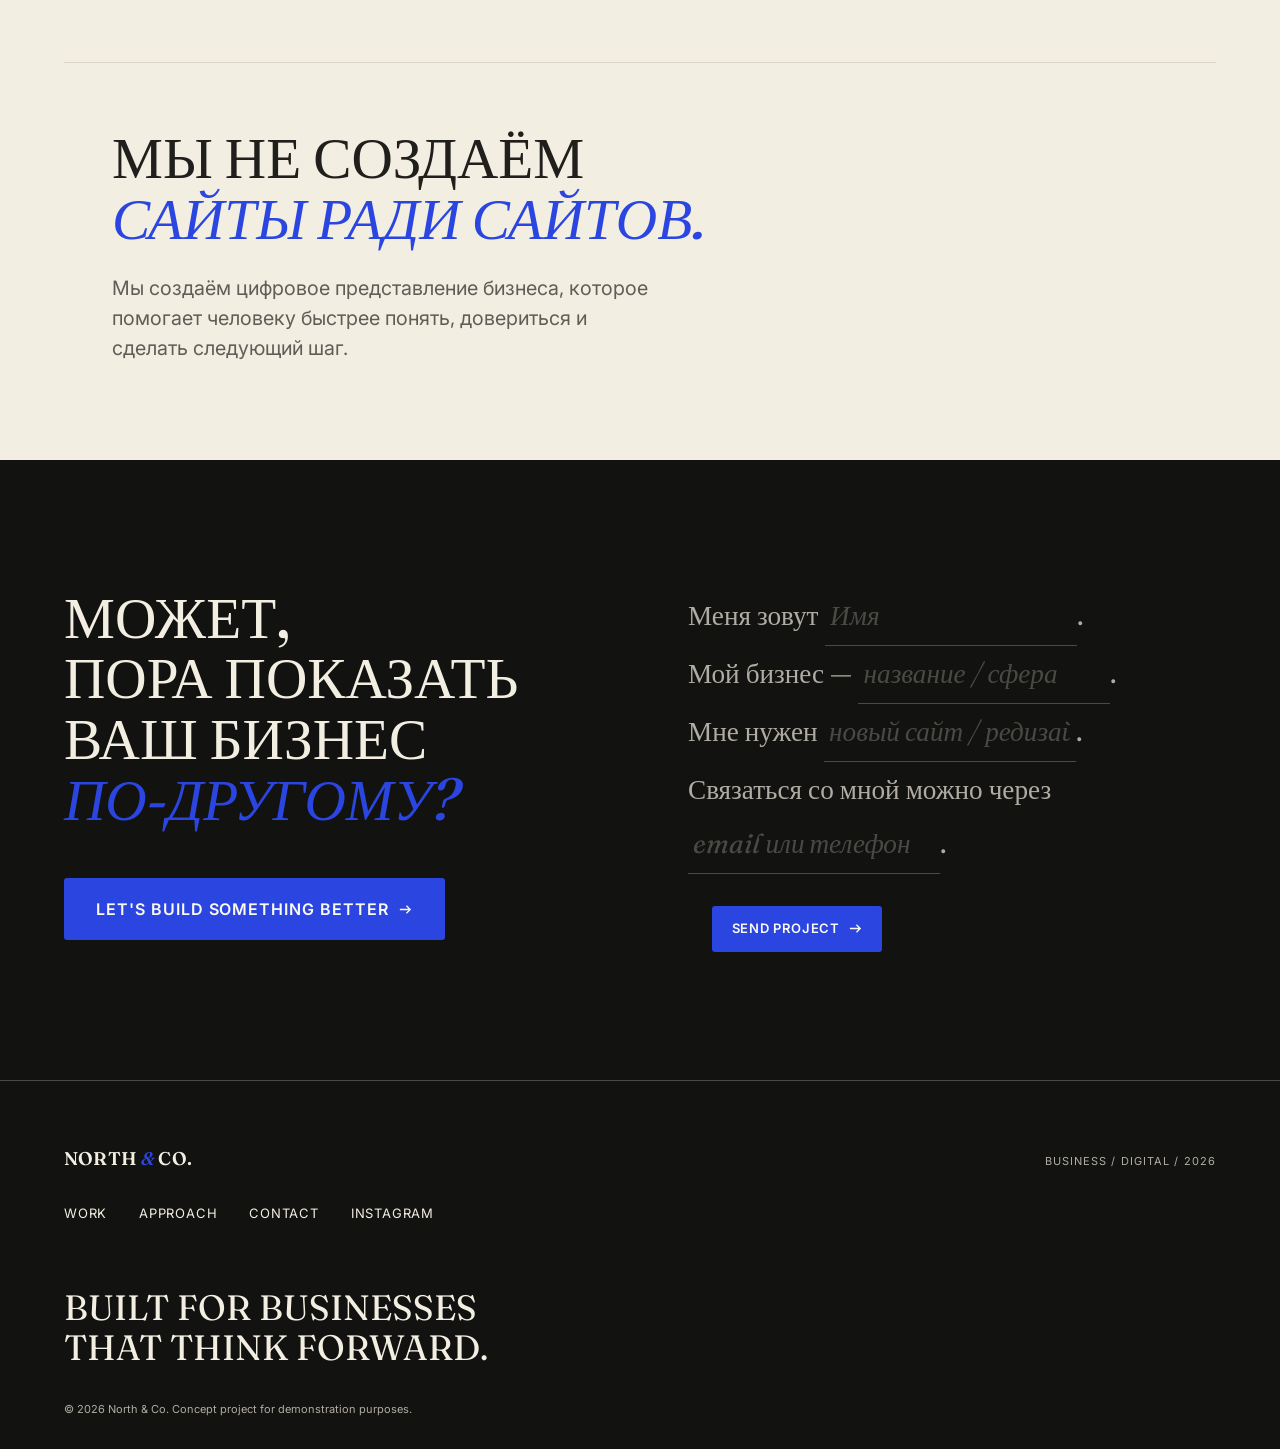
<file: src/projects/north-co/index.html>
<!DOCTYPE html>
<html lang="ru">
<head>
<meta charset="UTF-8">
<meta name="viewport" content="width=device-width, initial-scale=1, viewport-fit=cover">
<title>NORTH &amp; CO. — Бизнес, который выглядит на уровень выше</title>
<meta name="description" content="NORTH & CO. — стратегия, дизайн и цифровые решения, которые превращают внимание в доверие. Премиальные сайты для бизнеса, который хочет выглядеть на уровень выше.">
<meta name="theme-color" content="#F3EEE2">

<!-- Open Graph -->
<meta property="og:type" content="website">
<meta property="og:title" content="NORTH & CO. — Бизнес, который выглядит на уровень выше">
<meta property="og:description" content="Стратегия, дизайн и цифровые решения, которые превращают внимание в доверие.">
<meta property="og:image" content="images/og-cover.svg">
<meta property="og:locale" content="ru_RU">
<meta name="twitter:card" content="summary_large_image">
<meta name="twitter:title" content="NORTH & CO.">
<meta name="twitter:description" content="Бизнес, который выглядит на уровень выше.">

<link rel="icon" type="image/svg+xml" href="images/favicon.svg">
<link rel="preconnect" href="https://fonts.googleapis.com">
<link rel="preconnect" href="https://fonts.gstatic.com" crossorigin>
<link href="https://fonts.googleapis.com/css2?family=Fraunces:ital,opsz,wght@0,9..144,300;0,9..144,400;0,9..144,600;0,9..144,700;1,9..144,400;1,9..144,500&family=Inter:wght@400;500;600;700&display=swap" rel="stylesheet">
<link rel="stylesheet" href="style.css">
</head>
<body>

<a class="skip-link" href="#main">Перейти к содержимому</a>

<div class="cursor" aria-hidden="true">
  <span class="cursor__dot"></span>
  <span class="cursor__label"></span>
</div>

<!-- ============ HEADER ============ -->
<header class="site-header" id="siteHeader">
  <div class="header__inner">
    <a href="#top" class="logo" data-cursor="TOP">
      <span class="logo__word">NORTH <span class="logo__amp">&amp;</span> CO.</span>
      <span class="logo__status">BUSINESS / DIGITAL / 2026</span>
    </a>

    <nav class="main-nav" aria-label="Основная навигация">
      <a href="#work" class="nav-link"><span>WORK</span></a>
      <a href="#approach" class="nav-link"><span>APPROACH</span></a>
      <a href="#contact" class="nav-link"><span>CONTACT</span></a>
      <a href="#contact" class="btn btn--small btn--outline" data-cursor="OPEN">
        <span>START A PROJECT</span>
        <svg viewBox="0 0 16 16" aria-hidden="true"><path d="M2 8h11M9 4l4 4-4 4" stroke="currentColor" stroke-width="1.4" fill="none"/></svg>
      </a>
    </nav>

    <button class="burger" id="burgerBtn" aria-expanded="false" aria-controls="mobileNav" aria-label="Открыть меню">
      <span></span><span></span>
    </button>
  </div>
</header>

<nav class="mobile-nav" id="mobileNav" aria-label="Мобильная навигация">
  <a href="#work" class="mobile-nav__link">Work</a>
  <a href="#approach" class="mobile-nav__link">Approach</a>
  <a href="#contact" class="mobile-nav__link">Contact</a>
  <a href="#contact" class="btn btn--outline mobile-nav__cta">START A PROJECT →</a>
</nav>

<main id="main">

  <!-- ============ HERO ============ -->
  <section class="hero" id="top">
    <div class="hero__grid">
      <div class="hero__eyebrow reveal">
        <span class="index-mark">§ 01</span>
        <span>NORTH &amp; CO. — DIGITAL BUSINESS STUDIO</span>
      </div>

      <h1 class="hero__title">
        <span class="reveal-line"><span class="reveal-line__inner">ВАШ БИЗНЕС</span></span>
        <span class="reveal-line"><span class="reveal-line__inner">ЗАСЛУЖИВАЕТ</span></span>
        <span class="reveal-line"><span class="reveal-line__inner"><em class="accent-word">ЛУЧШЕГО</em> ПРЕДСТАВ&shy;ЛЕНИЯ.</span></span>
      </h1>

      <p class="hero__subtitle reveal">Стратегия, дизайн и цифровые решения,<br>которые превращают внимание в доверие.</p>

      <div class="hero__cta reveal">
        <a href="#contact" class="btn btn--primary" data-magnetic data-cursor="OPEN">
          <span>START A PROJECT</span>
          <svg viewBox="0 0 16 16" aria-hidden="true"><path d="M2 8h11M9 4l4 4-4 4" stroke="currentColor" stroke-width="1.4" fill="none"/></svg>
        </a>
        <a href="#work" class="text-link" data-cursor="VIEW">Смотреть кейс →</a>
      </div>

      <figure class="hero__object reveal" aria-hidden="true">
        <span class="obj-line obj-line--h"></span>
        <span class="obj-line obj-line--v"></span>
        <span class="obj-tag obj-tag--1">N/2026</span>
        <span class="obj-tag obj-tag--2">01 — STRATEGY</span>
        <span class="obj-tag obj-tag--3">02 — DESIGN</span>
        <span class="obj-tag obj-tag--4">03 — GROWTH</span>
        <span class="obj-circle"></span>
        <span class="obj-num">04</span>
        <svg class="obj-graph" viewBox="0 0 220 90" preserveAspectRatio="none">
          <polyline points="0,80 40,55 80,62 120,30 160,38 220,6" fill="none" stroke="currentColor" stroke-width="2"/>
        </svg>
      </figure>

      <div class="hero__scroll reveal">
        <span class="hero__scroll-line"></span>
        <span>SCROLL TO EXPLORE</span>
        <span class="hero__scroll-arrow">↓</span>
      </div>
    </div>
  </section>

  <!-- ============ HOOK ============ -->
  <section class="hook section" aria-labelledby="hookTitle">
    <div class="section__rail">
      <span class="index-mark">§ 02</span>
    </div>
    <div class="hook__grid">
      <h2 class="hook__title reveal" id="hookTitle">
        ЛЮДИ ФОРМИРУЮТ МНЕНИЕ<br>
        О БИЗНЕСЕ БЫСТРЕЕ,<br>
        ЧЕМ ВЫ УСПЕВАЕТЕ<br>
        <em>ПРЕДСТАВИТЬСЯ.</em>
      </h2>
      <p class="hook__text reveal">
        Первое впечатление формируется за секунды — и чаще всего до разговора,
        встречи или звонка. Сайт — это единственная точка контакта, которая
        работает за вас двадцать четыре часа в сутки. Если она не отражает
        уровень бизнеса, доверие приходится зарабатывать заново.
      </p>
    </div>
  </section>

  <!-- ============ WHAT CHANGES ============ -->
  <section class="changes section" id="approach" aria-labelledby="changesTitle">
    <div class="section__rail"><span class="index-mark">§ 03</span></div>
    <div class="section__head reveal">
      <h2 id="changesTitle">ЧТО МЕНЯЕТСЯ,<br>КОГДА БИЗНЕС<br>ВЫГЛЯДИТ ПРАВИЛЬНО.</h2>
    </div>

    <div class="changes__body">
      <ul class="changes__list" role="list">
        <li class="changes__item reveal is-active" data-target="first-impression" tabindex="0">
          <span class="changes__num">01</span>
          <span class="changes__label">FIRST IMPRESSION</span>
          <span class="changes__desc">Визуальное решение, которое считывается быстрее слов.</span>
        </li>
        <li class="changes__item reveal" data-target="trust" tabindex="0">
          <span class="changes__num">02</span>
          <span class="changes__label">TRUST</span>
          <span class="changes__desc">Структура и детали, которые снимают сомнения.</span>
        </li>
        <li class="changes__item reveal" data-target="clarity" tabindex="0">
          <span class="changes__num">03</span>
          <span class="changes__label">CLARITY</span>
          <span class="changes__desc">Понятный путь от вопроса к решению.</span>
        </li>
        <li class="changes__item reveal" data-target="conversion" tabindex="0">
          <span class="changes__num">04</span>
          <span class="changes__label">CONVERSION</span>
          <span class="changes__desc">Внимание, которое превращается в заявку.</span>
        </li>
      </ul>

      <div class="changes__preview reveal" aria-hidden="true">
        <div class="changes__preview-panel is-visible" data-panel="first-impression">
          <span class="preview-frame__chip">00:02 сек</span>
          <span class="preview-frame__big">A+</span>
          <span class="preview-frame__caption">Оценка первого впечатления</span>
        </div>
        <div class="changes__preview-panel" data-panel="trust">
          <span class="preview-frame__chip">TRUST SIGNALS</span>
          <div class="preview-frame__rows">
            <span></span><span></span><span></span>
          </div>
          <span class="preview-frame__caption">Ясные гарантии и детали</span>
        </div>
        <div class="changes__preview-panel" data-panel="clarity">
          <span class="preview-frame__chip">USER PATH</span>
          <div class="preview-frame__path">
            <i></i><i></i><i></i><i></i>
          </div>
          <span class="preview-frame__caption">Один понятный маршрут</span>
        </div>
        <div class="changes__preview-panel" data-panel="conversion">
          <span class="preview-frame__chip">+52%</span>
          <span class="preview-frame__big preview-frame__big--accent">→</span>
          <span class="preview-frame__caption">Рост целевых обращений</span>
        </div>
      </div>
    </div>
  </section>

  <!-- ============ SERVICES ============ -->
  <section class="services section" id="work" aria-labelledby="servicesTitle">
    <div class="section__rail"><span class="index-mark">§ 04</span></div>
    <div class="section__head reveal">
      <h2 id="servicesTitle">НЕ ПРОСТО<br><em>КРАСИВЫЙ САЙТ.</em></h2>
      <p>Пять дисциплин, которые работают как одна система.</p>
    </div>

    <div class="services__body">
      <ul class="services__list" role="list">
        <li class="services__item is-active" data-service="strategy">
          <button class="services__trigger" aria-expanded="true">
            <span class="services__num">01</span>
            <span class="services__label">STRATEGY</span>
            <span class="services__plus" aria-hidden="true"></span>
          </button>
          <div class="services__panel">
            <p>Позиционирование, аудитория и сообщение — до того, как открыт редактор дизайна.</p>
          </div>
        </li>
        <li class="services__item" data-service="design">
          <button class="services__trigger" aria-expanded="false">
            <span class="services__num">02</span>
            <span class="services__label">DESIGN</span>
            <span class="services__plus" aria-hidden="true"></span>
          </button>
          <div class="services__panel">
            <p>Визуальная система: типографика, сетка, цвет, характер — под конкретный бизнес.</p>
          </div>
        </li>
        <li class="services__item" data-service="development">
          <button class="services__trigger" aria-expanded="false">
            <span class="services__num">03</span>
            <span class="services__label">DEVELOPMENT</span>
            <span class="services__plus" aria-hidden="true"></span>
          </button>
          <div class="services__panel">
            <p>Быстрый, чистый код без лишних библиотек — сайт, который открывается мгновенно.</p>
          </div>
        </li>
        <li class="services__item" data-service="content">
          <button class="services__trigger" aria-expanded="false">
            <span class="services__num">04</span>
            <span class="services__label">CONTENT</span>
            <span class="services__plus" aria-hidden="true"></span>
          </button>
          <div class="services__panel">
            <p>Текст, который объясняет ценность за секунды, а не абзацы.</p>
          </div>
        </li>
        <li class="services__item" data-service="growth">
          <button class="services__trigger" aria-expanded="false">
            <span class="services__num">05</span>
            <span class="services__label">GROWTH</span>
            <span class="services__plus" aria-hidden="true"></span>
          </button>
          <div class="services__panel">
            <p>Аналитика и итерации после запуска — сайт продолжает работать на результат.</p>
          </div>
        </li>
      </ul>

      <div class="services__visual reveal" aria-hidden="true">
        <div class="services__visual-panel is-visible" data-visual="strategy">
          <span class="vp-tag">POSITIONING MAP</span>
          <div class="vp-grid"><i></i><i></i><i></i><i></i><i></i><i></i></div>
        </div>
        <div class="services__visual-panel" data-visual="design">
          <span class="vp-tag">TYPE / GRID / COLOR</span>
          <div class="vp-swatches"><i></i><i></i><i></i></div>
        </div>
        <div class="services__visual-panel" data-visual="development">
          <span class="vp-tag">&lt;/&gt; PERFORMANCE</span>
          <div class="vp-code"><i></i><i></i><i></i><i></i></div>
        </div>
        <div class="services__visual-panel" data-visual="content">
          <span class="vp-tag">MESSAGE HIERARCHY</span>
          <div class="vp-lines"><i></i><i></i><i></i></div>
        </div>
        <div class="services__visual-panel" data-visual="growth">
          <span class="vp-tag">+38% / +52%</span>
          <svg viewBox="0 0 160 70" preserveAspectRatio="none"><polyline points="0,60 30,45 60,50 90,20 120,28 160,4" fill="none" stroke="currentColor" stroke-width="2"/></svg>
        </div>
      </div>
    </div>
  </section>

  <!-- ============ CASE STUDY ============ -->
  <section class="case section" aria-labelledby="caseTitle">
    <div class="section__rail"><span class="index-mark">§ 05</span></div>
    <div class="case__head reveal">
      <span class="case__kicker">NORTH / 01 — AURA</span>
      <h2 id="caseTitle">«Компания выросла.<br>Её сайт — нет.»</h2>
    </div>

    <div class="case__frame reveal" id="caseFrame">
      <div class="case__browser">
        <div class="case__browser-bar">
          <span></span><span></span><span></span>
          <span class="case__browser-url">aura.co / before → after</span>
        </div>
        <div class="case__stage">
          <div class="case__version case__version--after">
            <div class="mock mock--after">
              <span class="mock__tag">AURA</span>
              <span class="mock__h">Ясность,<br>которая продаёт.</span>
              <span class="mock__rule"></span>
              <span class="mock__btn">Начать проект →</span>
              <div class="mock__grid"><i></i><i></i><i></i></div>
            </div>
          </div>
          <div class="case__version case__version--before" id="caseBefore">
            <div class="mock mock--before">
              <span class="mock__tag">AURA CO</span>
              <span class="mock__h">Добро пожаловать на наш сайт</span>
              <span class="mock__rule"></span>
              <span class="mock__btn">Узнать больше</span>
              <div class="mock__grid mock__grid--cluttered"><i></i><i></i><i></i><i></i><i></i><i></i></div>
            </div>
          </div>
          <span class="case__wipe-label case__wipe-label--before">BEFORE</span>
          <span class="case__wipe-label case__wipe-label--after">AFTER</span>
        </div>
      </div>
    </div>

    <div class="case__metrics reveal">
      <div class="case__metric">
        <span class="case__metric-value">+38%</span>
        <span class="case__metric-label">inquiries</span>
      </div>
      <div class="case__metric">
        <span class="case__metric-value">+52%</span>
        <span class="case__metric-label">engagement</span>
      </div>
      <div class="case__metric">
        <span class="case__metric-value">2.4×</span>
        <span class="case__metric-label">faster decision</span>
      </div>
    </div>
    <p class="case__disclaimer">Concept project / illustrative results.</p>
  </section>

  <!-- ============ PROCESS ============ -->
  <section class="process section" aria-labelledby="processTitle">
    <div class="section__rail"><span class="index-mark">§ 06</span></div>
    <div class="section__head reveal">
      <h2 id="processTitle">ОТ ИДЕИ<br><em>ДО ЗАПУСКА.</em></h2>
    </div>

    <div class="process__timeline" id="processTimeline">
      <span class="process__line"><span class="process__line-fill" id="processFill"></span></span>
      <ol class="process__steps" role="list">
        <li class="process__step" data-step="1">
          <span class="process__step-num">01</span>
          <span class="process__step-title">DISCOVERY</span>
          <span class="process__step-desc">Погружение в бизнес, аудиторию и цель.</span>
        </li>
        <li class="process__step" data-step="2">
          <span class="process__step-num">02</span>
          <span class="process__step-title">DIRECTION</span>
          <span class="process__step-desc">Визуальная концепция и архитектура сайта.</span>
        </li>
        <li class="process__step" data-step="3">
          <span class="process__step-num">03</span>
          <span class="process__step-title">BUILD</span>
          <span class="process__step-desc">Дизайн и разработка в одной системе.</span>
        </li>
        <li class="process__step" data-step="4">
          <span class="process__step-num">04</span>
          <span class="process__step-title">LAUNCH</span>
          <span class="process__step-desc">Запуск, проверка и передача результата.</span>
        </li>
      </ol>
    </div>
  </section>

  <!-- ============ TRUST: SOCIAL PROOF + WHY US ============ -->
  <section class="trust section" aria-labelledby="trustQuote">
    <div class="section__rail"><span class="index-mark">§ 07</span></div>

    <div class="trust__quote-block reveal">
      <span class="trust__kicker">CLIENT NOTE / 04</span>
      <blockquote id="trustQuote">
        <p>«Мы перестали объяснять,<br>чем мы занимаемся.<br>Теперь сайт делает это за нас.»</p>
      </blockquote>
      <cite>— Alex Morgan, Founder <span>AURA</span></cite>
    </div>

    <div class="trust__minor reveal">
      <p>«Наконец сайт, который не стыдно показать инвестору.» <cite>— M. Kane</cite></p>
      <p>«Заявки стали приходить от более крупных клиентов.» <cite>— D. Osei</cite></p>
    </div>

    <div class="trust__why reveal">
      <h2>МЫ НЕ СОЗДАЁМ<br><em>САЙТЫ РАДИ САЙТОВ.</em></h2>
      <p>Мы создаём цифровое представление бизнеса, которое помогает человеку
        быстрее понять, довериться и сделать следующий шаг.</p>
    </div>
  </section>

  <!-- ============ FINAL CTA + CONTACT ============ -->
  <section class="finale" id="contact" aria-labelledby="finaleTitle">
    <div class="finale__inner">
      <div class="finale__cta reveal">
        <h2 id="finaleTitle">МОЖЕТ,<br>ПОРА ПОКАЗАТЬ<br>ВАШ БИЗНЕС<br><em>ПО-ДРУГОМУ?</em></h2>
        <a href="#contactForm" class="btn btn--primary btn--large" data-magnetic data-cursor="EXPLORE">
          <span>LET'S BUILD SOMETHING BETTER</span>
          <svg viewBox="0 0 16 16" aria-hidden="true"><path d="M2 8h11M9 4l4 4-4 4" stroke="currentColor" stroke-width="1.4" fill="none"/></svg>
        </a>
      </div>

      <div class="finale__form-wrap reveal" id="contactForm">
        <form class="convo-form" id="convoForm" novalidate>
          <p class="convo-line">
            Меня зовут
            <span class="convo-input-wrap">
              <input type="text" name="name" id="fieldName" required autocomplete="name" aria-label="Ваше имя" placeholder="Имя">
            </span>.
          </p>
          <p class="convo-line">
            Мой бизнес —
            <span class="convo-input-wrap">
              <input type="text" name="business" id="fieldBusiness" required autocomplete="organization" aria-label="Ваш бизнес" placeholder="название / сфера">
            </span>.
          </p>
          <p class="convo-line">
            Мне нужен
            <span class="convo-input-wrap">
              <input type="text" name="need" id="fieldNeed" required aria-label="Что вам нужно" placeholder="новый сайт / редизайн">
            </span>.
          </p>
          <p class="convo-line">
            Связаться со мной можно через
            <span class="convo-input-wrap">
              <input type="text" name="contact" id="fieldContact" required aria-label="Email или телефон" placeholder="email или телефон">
            </span>.
          </p>

          <div class="convo-form__footer">
            <p class="convo-form__error" id="formError" role="alert" aria-live="polite"></p>
            <button type="submit" class="btn btn--primary" data-magnetic data-cursor="SEND">
              <span>SEND PROJECT</span>
              <svg viewBox="0 0 16 16" aria-hidden="true"><path d="M2 8h11M9 4l4 4-4 4" stroke="currentColor" stroke-width="1.4" fill="none"/></svg>
            </button>
          </div>
        </form>

        <div class="convo-thanks" id="convoThanks" hidden>
          <h3>THANK YOU.</h3>
          <p>WE'LL BE IN TOUCH.</p>
        </div>
      </div>
    </div>
  </section>
</main>

<!-- ============ FOOTER ============ -->
<footer class="site-footer">
  <div class="site-footer__top">
    <span class="logo__word">NORTH <span class="logo__amp">&amp;</span> CO.</span>
    <span class="logo__status">BUSINESS / DIGITAL / 2026</span>
  </div>
  <nav class="site-footer__nav" aria-label="Футер-навигация">
    <a href="#work">WORK</a>
    <a href="#approach">APPROACH</a>
    <a href="#contact">CONTACT</a>
    <a href="https://instagram.com" target="_blank" rel="noopener">INSTAGRAM</a>
  </nav>
  <p class="site-footer__tagline">BUILT FOR BUSINESSES<br>THAT THINK FORWARD.</p>
  <p class="site-footer__legal">© 2026 North &amp; Co. Concept project for demonstration purposes.</p>
</footer>

<script src="script.js" defer></script>

<!-- ============ Ivan Studio: возврат в портфолио ============ -->
<a class="ivan-back" id="ivanBack" href="../../index.html">
  <svg viewBox="0 0 24 24" fill="none" stroke="currentColor" stroke-width="2" aria-hidden="true"><path d="M19 12H6M12 5l-7 7 7 7"/></svg>
  <span><span class="ivan-back__full">Вернуться в </span>Ivan Studio</span>
</a>
<style>
.ivan-back{position:fixed;top:clamp(78px,9vh,104px);right:clamp(14px,2.2vw,28px);z-index:99999;display:inline-flex;align-items:center;gap:10px;min-height:48px;padding:13px 22px;border-radius:999px;border:1px solid rgba(255,255,255,.24);background:#0A0D14;color:#fff;font-family:-apple-system,BlinkMacSystemFont,'Segoe UI','Helvetica Neue',Arial,sans-serif;font-size:14px;font-weight:600;letter-spacing:.01em;line-height:1;text-decoration:none;box-shadow:0 18px 40px -18px rgba(0,0,0,.75);transition:background-color .25s ease,border-color .25s ease,transform .25s ease}
.ivan-back svg{width:16px;height:16px;transition:transform .25s ease}
.ivan-back:hover,.ivan-back:focus-visible{background:#2563FF;border-color:#2563FF;transform:translateX(-3px)}
.ivan-back:hover svg,.ivan-back:focus-visible svg{transform:translateX(-3px)}
@media (max-width:760px){.ivan-back{top:auto;bottom:16px;right:16px;padding:12px 18px;font-size:13px}.ivan-back__full{display:none}}
@media print{.ivan-back{display:none}}
</style>
<script>
(function () {
  var b = document.getElementById('ivanBack');
  if (!b) return;
  // сайт открыт из портфолио в новой вкладке — закрываем её и
  // возвращаемся на уже открытую Ivan Studio; иначе просто переходим
  b.addEventListener('click', function (e) {
    if (window.opener && !window.opener.closed) {
      e.preventDefault();
      try { window.opener.focus(); } catch (err) {}
      window.close();
    }
  });
})();
</script>

</body>
</html>
</file>
<file: src/projects/noir-table/style.css>
/* =========================================================
   NOIR TABLE — стили
   Editorial / magazine-style restaurant site
   ========================================================= */

:root{
  --ivory:        #EDE7DA;
  --ivory-dim:    #E2DACB;
  --paper:        #F4EFE5;
  --graphite:     #232120;
  --graphite-2:   #2C2A28;
  --ink:          #171514;
  --burgundy:     #6B2632;
  --burgundy-dim: #4A1B24;
  --wood:         #5A4230;
  --wood-dim:     #3C2D20;
  --line:         rgba(35,33,32,0.16);
  --line-on-dark: rgba(237,231,218,0.18);

  --serif: "Fraunces", "Iowan Old Style", "Georgia", serif;
  --sans: "Inter", "Helvetica Neue", Arial, sans-serif;

  --container: 1360px;
  --gutter: clamp(20px, 5vw, 64px);

  --ease: cubic-bezier(.22,1,.36,1);
  --ease-soft: cubic-bezier(.4,0,.2,1);
  --dur-s: 0.35s;
  --dur-m: 0.6s;
  --dur-l: 0.9s;
}

*, *::before, *::after{ box-sizing: border-box; }

html{
  scroll-behavior: smooth;
}

body{
  margin: 0;
  background: var(--ivory);
  color: var(--graphite);
  font-family: var(--sans);
  font-weight: 400;
  font-size: 16px;
  line-height: 1.5;
  -webkit-font-smoothing: antialiased;
  overflow-x: hidden;
}

img{ max-width: 100%; display: block; }

a{ color: inherit; text-decoration: none; }

button{
  font-family: inherit;
  background: none;
  border: none;
  color: inherit;
  cursor: pointer;
  padding: 0;
}

input{
  font-family: inherit;
  color: inherit;
  background: none;
  border: none;
  outline: none;
}

::selection{
  background: var(--burgundy);
  color: var(--ivory);
}

.skip-link{
  position: absolute;
  left: -999px;
  top: 0;
  background: var(--graphite);
  color: var(--ivory);
  padding: 12px 18px;
  z-index: 999;
}
.skip-link:focus{ left: 12px; top: 12px; }

:focus-visible{
  outline: 1.5px solid var(--burgundy);
  outline-offset: 3px;
}

/* film grain overlay — subtle, whole-page */
.grain-overlay{
  position: fixed;
  inset: 0;
  z-index: 200;
  pointer-events: none;
  opacity: 0.035;
  mix-blend-mode: overlay;
  background-image: url("data:image/svg+xml,%3Csvg xmlns='http://www.w3.org/2000/svg' width='120' height='120'%3E%3Cfilter id='n'%3E%3CfeTurbulence type='fractalNoise' baseFrequency='0.9' numOctaves='2' stitchTiles='stitch'/%3E%3C/filter%3E%3Crect width='100%25' height='100%25' filter='url(%23n)'/%3E%3C/svg%3E");
}

/* custom cursor dot — desktop only, decorative */
.cursor-dot{
  position: fixed;
  width: 8px;
  height: 8px;
  border-radius: 50%;
  background: var(--burgundy);
  top: 0; left: 0;
  pointer-events: none;
  z-index: 300;
  opacity: 0;
  transform: translate(-50%,-50%);
  transition: opacity 0.25s var(--ease), width 0.25s var(--ease), height 0.25s var(--ease), background 0.25s var(--ease);
  mix-blend-mode: difference;
}
.cursor-dot.is-visible{ opacity: 0.85; }
.cursor-dot.is-large{ width: 64px; height: 64px; background: var(--ivory); opacity: 0.9; }

@media (hover:none), (pointer:coarse){
  .cursor-dot{ display: none; }
}

/* =========================================================
   Reveal-on-scroll (generic)
   ========================================================= */
[data-reveal]{
  opacity: 0;
  transform: translateY(28px);
  transition: opacity 0.9s var(--ease), transform 0.9s var(--ease);
  transition-delay: var(--rd, 0s);
}
[data-reveal].is-visible{
  opacity: 1;
  transform: translateY(0);
}

/* =========================================================
   HEADER
   ========================================================= */
.site-header{
  position: fixed;
  top: 0; left: 0; right: 0;
  z-index: 100;
  padding: 22px var(--gutter);
  display: flex;
  transition: padding var(--dur-m) var(--ease-soft), background var(--dur-m) var(--ease-soft), border-color var(--dur-m) var(--ease-soft);
  border-bottom: 1px solid transparent;
}
.site-header::before{
  content: "";
  position: absolute;
  inset: 0;
  background: var(--ivory);
  opacity: 0;
  transition: opacity var(--dur-m) var(--ease-soft);
  z-index: -1;
}
.site-header.is-scrolled{
  padding-top: 14px;
  padding-bottom: 14px;
  border-bottom-color: var(--line);
}
.site-header.is-scrolled::before{ opacity: 0.92; }

.header-inner{
  width: 100%;
  display: grid;
  grid-template-columns: 1fr auto 1fr;
  align-items: center;
  gap: 16px;
}

.logo{
  font-family: var(--serif);
  font-weight: 500;
  font-size: clamp(15px, 1.6vw, 18px);
  letter-spacing: 0.04em;
  justify-self: start;
}

.header-status{
  justify-self: center;
  font-size: 11px;
  letter-spacing: 0.12em;
  color: var(--graphite);
  opacity: 0.65;
  display: flex;
  align-items: center;
  gap: 8px;
  white-space: nowrap;
}
.status-dot{
  width: 5px; height: 5px;
  border-radius: 50%;
  background: var(--burgundy);
  display: inline-block;
}
@media (max-width: 720px){
  .header-status{ display: none; }
}

.header-actions{
  justify-self: end;
  display: flex;
  align-items: center;
  gap: 22px;
}

.link-btn{
  font-size: 11px;
  letter-spacing: 0.14em;
  padding: 9px 4px;
  position: relative;
}
.link-btn::after{
  content: "";
  position: absolute;
  left: 0; right: 0; bottom: 4px;
  height: 1px;
  background: currentColor;
  transform: scaleX(0);
  transform-origin: right;
  transition: transform 0.35s var(--ease);
}
.link-btn:hover::after, .link-btn:focus-visible::after{
  transform: scaleX(1);
  transform-origin: left;
}
.link-btn--filled{
  background: var(--graphite);
  color: var(--ivory);
  padding: 10px 20px;
}
.link-btn--filled::after{ display: none; }
.link-btn--filled:hover{ background: var(--burgundy); }

#menuToggle .menu-label-close{ display: none; }
#menuToggle[aria-expanded="true"] .menu-label-open{ display: none; }
#menuToggle[aria-expanded="true"] .menu-label-close{ display: inline; }

/* Mobile menu */
.mobile-menu{
  position: fixed;
  inset: 0;
  z-index: 90;
  background: var(--graphite);
  color: var(--ivory);
  clip-path: inset(0 0 100% 0);
  transition: clip-path 0.6s var(--ease);
  display: flex;
  align-items: flex-end;
  padding: 100px var(--gutter) 48px;
}
.mobile-menu.is-open{ clip-path: inset(0 0 0% 0); }

.mobile-menu-inner{ width: 100%; }

.mobile-menu-list{
  list-style: none;
  margin: 0 0 48px;
  padding: 0;
}
.mobile-menu-list li{
  border-top: 1px solid var(--line-on-dark);
  opacity: 0;
  transform: translateY(14px);
  transition: opacity 0.45s var(--ease) calc(var(--i) * 0.05s), transform 0.45s var(--ease) calc(var(--i) * 0.05s);
}
.mobile-menu.is-open .mobile-menu-list li{ opacity: 1; transform: translateY(0); }
.mobile-menu-list li:last-child{ border-bottom: 1px solid var(--line-on-dark); }
.mobile-menu-list a{
  display: block;
  font-family: var(--serif);
  font-size: clamp(28px, 9vw, 40px);
  padding: 14px 0;
}
.mobile-menu-foot{
  display: flex;
  justify-content: space-between;
  font-size: 11px;
  letter-spacing: 0.08em;
  opacity: 0.6;
  flex-wrap: wrap;
  gap: 8px;
}

@media (max-width: 860px){
  .header-actions .link-btn--filled{ padding: 9px 16px; }
}
@media (min-width: 861px){
  .mobile-menu{ padding-left: var(--gutter); padding-right: var(--gutter); align-items: center; }
  .mobile-menu-inner{ max-width: 620px; }
  .mobile-menu-list a{ font-size: clamp(34px, 4.6vw, 56px); }
}

/* =========================================================
   HERO
   ========================================================= */
.hero{
  position: relative;
  min-height: 100svh;
  padding: 130px var(--gutter) 40px;
  display: flex;
  align-items: center;
}

.hero-grid{
  width: 100%;
  max-width: var(--container);
  margin: 0 auto;
  display: grid;
  grid-template-columns: 1.05fr 0.95fr;
  grid-template-rows: auto auto;
  column-gap: clamp(24px, 5vw, 72px);
  row-gap: 28px;
  align-items: start;
}

.hero-copy{ grid-column: 1; grid-row: 1; align-self: center; padding-top: 20px; }

.eyebrow{
  display: block;
  font-size: 11px;
  letter-spacing: 0.18em;
  color: var(--burgundy);
  margin-bottom: 22px;
}

.hero-title{
  font-family: var(--serif);
  font-weight: 500;
  font-size: clamp(52px, 8.6vw, 118px);
  line-height: 0.94;
  letter-spacing: -0.01em;
  margin: 0;
}
.hero-title .line{ display: block; overflow: hidden; }
.hero-title .line > * { display: block; }

.hero-figure{
  grid-column: 2; grid-row: 1 / span 2;
  position: relative;
  margin: 0;
  align-self: start;
}
.hero-figure img{
  width: 100%;
  height: clamp(380px, 58vh, 660px);
  object-fit: cover;
  object-position: 62% 40%;
}
.hero-figure figcaption{
  position: absolute;
  left: 16px; bottom: 16px;
  font-size: 11px;
  letter-spacing: 0.14em;
  color: var(--ivory);
  background: rgba(23,21,20,0.55);
  padding: 8px 12px;
  backdrop-filter: blur(2px);
}

.hero-sub{
  grid-column: 1; grid-row: 2;
  align-self: end;
  font-size: clamp(14px, 1.4vw, 17px);
  color: var(--graphite);
  opacity: 0.75;
  max-width: 30ch;
  border-top: 1px solid var(--line);
  padding-top: 18px;
  margin: 0;
}

.hero-scroll{
  position: absolute;
  right: 20px;
  bottom: 28px;
  display: flex;
  flex-direction: column;
  align-items: center;
  gap: 10px;
  writing-mode: vertical-rl;
  font-size: 10px;
  letter-spacing: 0.18em;
  opacity: 0.55;
}
.hero-scroll-line{
  width: 1px;
  height: 46px;
  background: var(--graphite);
  position: relative;
  overflow: hidden;
}
.hero-scroll-line::after{
  content: "";
  position: absolute;
  top: -100%; left: 0;
  width: 100%; height: 100%;
  background: var(--burgundy);
  animation: scrollLine 2.4s var(--ease-soft) infinite;
}
@keyframes scrollLine{
  0%{ top: -100%; }
  60%{ top: 100%; }
  100%{ top: 100%; }
}

@media (max-width: 900px){
  .hero{ padding-top: 110px; }
  .hero-grid{
    grid-template-columns: 1fr;
    row-gap: 26px;
  }
  .hero-copy{ grid-column: 1; grid-row: 1; padding-top: 0; }
  .hero-figure{ grid-column: 1; grid-row: 2; }
  .hero-figure img{ height: 46vh; }
  .hero-sub{ grid-column: 1; grid-row: 3; max-width: none; }
  .hero-scroll{ display: none; }
  .hero-title{ font-size: clamp(42px, 13vw, 64px); }
}

/* =========================================================
   MANIFESTO
   ========================================================= */
.manifesto{
  padding: clamp(90px, 14vw, 180px) var(--gutter);
  border-top: 1px solid var(--line);
}
.manifesto-grid{
  max-width: var(--container);
  margin: 0 auto;
  display: grid;
  grid-template-columns: 1.3fr 0.7fr;
  gap: clamp(30px, 6vw, 100px);
  align-items: start;
}
.manifesto-lead{
  font-family: var(--serif);
  font-weight: 400;
  font-size: clamp(28px, 4.2vw, 52px);
  line-height: 1.22;
  margin: 0;
  max-width: 18ch;
}
.manifesto-lead em{
  font-style: italic;
  color: var(--burgundy);
}
.manifesto-note{
  padding-top: 12px;
  border-top: 1px solid var(--line);
}
.manifesto-index{
  display: block;
  font-size: 11px;
  letter-spacing: 0.14em;
  color: var(--burgundy);
  margin-bottom: 16px;
}
.manifesto-note p{
  margin: 0;
  font-size: 15px;
  line-height: 1.7;
  opacity: 0.8;
  max-width: 42ch;
}
@media (max-width: 780px){
  .manifesto-grid{ grid-template-columns: 1fr; }
}

/* =========================================================
   MENU EXPERIENCE
   ========================================================= */
.menu-exp{
  padding: clamp(80px, 12vw, 140px) var(--gutter) clamp(60px, 8vw, 100px);
  background: var(--graphite);
  color: var(--ivory);
  position: relative;
}
.menu-head{
  max-width: var(--container);
  margin: 0 auto 56px;
  display: flex;
  align-items: baseline;
  gap: 24px;
  border-bottom: 1px solid var(--line-on-dark);
  padding-bottom: 28px;
}
.section-index{
  font-size: 11px;
  letter-spacing: 0.14em;
  color: var(--burgundy-dim);
  filter: brightness(1.7);
}
.menu-head h2{
  font-family: var(--serif);
  font-weight: 500;
  font-size: clamp(28px, 4vw, 44px);
  margin: 0;
}

.menu-tabs{
  max-width: var(--container);
  margin: 0 auto 8px;
  display: flex;
  flex-wrap: wrap;
  gap: 8px 28px;
}
.menu-tab{
  font-size: 12px;
  letter-spacing: 0.14em;
  padding: 10px 2px;
  color: rgba(237,231,218,0.45);
  border-bottom: 1px solid transparent;
  transition: color 0.3s var(--ease-soft), border-color 0.3s var(--ease-soft);
}
.menu-tab:hover{ color: var(--ivory); }
.menu-tab.is-active{
  color: var(--ivory);
  border-bottom-color: var(--burgundy);
}

.menu-stage{
  max-width: var(--container);
  margin: 0 auto;
  position: relative;
}

.menu-list{
  list-style: none;
  margin: 0;
  padding: 0;
}
.menu-item{
  display: none;
  border-bottom: 1px solid var(--line-on-dark);
}
.menu-item.is-active{ display: block; }

.menu-row{
  width: 100%;
  display: flex;
  align-items: baseline;
  gap: 14px;
  padding: 22px 4px;
  text-align: left;
}
.menu-name{
  font-family: var(--serif);
  font-size: clamp(19px, 2.6vw, 30px);
  font-weight: 400;
  transition: transform 0.35s var(--ease), color 0.35s var(--ease);
  transform-origin: left center;
}
.menu-name i{
  font-style: normal;
  font-size: 0.55em;
  opacity: 0.5;
  margin-left: 6px;
  letter-spacing: 0.02em;
}
.menu-dots{
  flex: 1;
  border-bottom: 1px dotted rgba(237,231,218,0.28);
  transform: translateY(-6px);
  min-width: 24px;
}
.menu-price{
  font-size: 14px;
  letter-spacing: 0.04em;
  opacity: 0.75;
  font-variant-numeric: tabular-nums;
}

@media (hover:hover){
  .menu-row:hover .menu-name{ transform: translateX(10px); color: #fff; }
}

.menu-preview{
  position: fixed;
  top: 0; left: 0;
  width: 230px;
  height: 300px;
  pointer-events: none;
  z-index: 60;
  opacity: 0;
  overflow: hidden;
  transition: opacity 0.3s var(--ease-soft);
  will-change: transform, opacity;
}
.menu-preview.is-visible{ opacity: 1; }
.menu-preview img{
  width: 100%; height: 100%;
  object-fit: cover;
  transform: scale(1.06);
}

@media (max-width: 860px){
  .menu-preview{ display: none; }
}

.menu-cta{
  max-width: var(--container);
  margin: 56px auto 0;
  display: flex;
  justify-content: flex-end;
}

.text-btn{
  display: inline-flex;
  align-items: center;
  gap: 10px;
  font-size: 12px;
  letter-spacing: 0.14em;
  padding-bottom: 6px;
  border-bottom: 1px solid currentColor;
}
.text-btn span{
  transition: transform 0.3s var(--ease);
  display: inline-block;
}
.text-btn:hover span{ transform: translateX(6px); }

/* =========================================================
   SIGNATURE DISH
   ========================================================= */
.signature{
  min-height: 92vh;
  display: grid;
  grid-template-columns: 1.15fr 0.85fr;
  background: var(--ivory);
}
.signature-media{
  margin: 0;
  overflow: hidden;
  min-height: 420px;
}
.signature-media img{
  width: 100%; height: 100%;
  object-fit: cover;
  transform: scale(1.02);
  transition: transform 1.2s var(--ease);
}
.signature:hover .signature-media img{ transform: scale(1.08); }

.signature-copy{
  padding: clamp(40px, 6vw, 90px) clamp(28px, 5vw, 80px);
  display: flex;
  flex-direction: column;
  justify-content: center;
  gap: 22px;
}
.signature-index{
  font-size: 11px;
  letter-spacing: 0.16em;
  color: var(--burgundy);
}
.signature-title{
  font-family: var(--serif);
  font-weight: 500;
  font-size: clamp(38px, 5.6vw, 64px);
  line-height: 1.02;
  margin: 0;
}
.signature-desc{
  font-size: 15px;
  line-height: 1.75;
  opacity: 0.78;
  max-width: 46ch;
  margin: 0;
}
.signature-line{
  width: 60px;
  height: 1px;
  background: var(--wood);
}
.signature-price{
  font-family: var(--serif);
  font-size: 22px;
}

@media (max-width: 900px){
  .signature{ grid-template-columns: 1fr; }
  .signature-media{ min-height: 46vh; }
}

/* =========================================================
   KITCHEN — collage
   ========================================================= */
.kitchen{
  padding: clamp(90px, 14vw, 180px) var(--gutter) clamp(120px, 16vw, 220px);
  position: relative;
}
.kitchen-head{
  max-width: var(--container);
  margin: 0 auto clamp(50px, 8vw, 100px);
}
.kitchen-head h2{
  font-family: var(--serif);
  font-weight: 500;
  font-size: clamp(32px, 6vw, 68px);
  line-height: 1.05;
  margin: 14px 0 0;
}

.kitchen-collage{
  max-width: var(--container);
  margin: 0 auto;
  position: relative;
  height: clamp(420px, 48vw, 640px);
}
.k-photo{
  margin: 0;
  position: absolute;
  overflow: hidden;
  box-shadow: 0 30px 60px -30px rgba(23,21,20,0.35);
}
.k-photo img{
  width: 100%; height: 100%;
  object-fit: cover;
}
.k-photo figcaption{
  position: absolute;
  left: 14px; bottom: 14px;
  font-size: 10px;
  letter-spacing: 0.16em;
  color: var(--ivory);
  background: rgba(23,21,20,0.55);
  padding: 6px 10px;
}
.k-photo--1{
  width: 46%; height: 90%;
  left: 0; top: 0;
  z-index: 2;
}
.k-photo--2{
  width: 38%; height: 62%;
  left: 36%; bottom: 0;
  z-index: 3;
}
.k-photo--3{
  width: 34%; height: 70%;
  right: 0; top: 8%;
  z-index: 1;
}

@media (max-width: 780px){
  .kitchen-collage{ height: auto; display: flex; flex-direction: column; gap: 18px; position: static; }
  .k-photo{ position: static; width: 100% !important; height: 300px !important; }
}

/* =========================================================
   ATMOSPHERE — horizontal gallery
   ========================================================= */
.atmosphere{
  padding: clamp(60px, 8vw, 100px) 0 clamp(90px, 12vw, 160px);
  background: var(--paper);
  border-top: 1px solid var(--line);
  border-bottom: 1px solid var(--line);
}
.atmosphere-head{
  max-width: var(--container);
  margin: 0 auto 40px;
  padding: 0 var(--gutter);
  display: flex;
  align-items: baseline;
  gap: 20px;
  flex-wrap: wrap;
}
.atmosphere-head h2{
  font-family: var(--serif);
  font-weight: 500;
  font-size: clamp(26px, 3.6vw, 40px);
  margin: 0;
}
.atmosphere-hint{
  margin-left: auto;
  font-size: 11px;
  letter-spacing: 0.12em;
  opacity: 0.5;
}
@media (max-width: 640px){
  .atmosphere-hint{ display: none; }
}

.atmosphere-track-wrap{
  padding-left: var(--gutter);
}
.atmosphere-track{
  list-style: none;
  margin: 0;
  padding: 0 var(--gutter) 20px 0;
  display: flex;
  gap: clamp(14px, 2vw, 26px);
  overflow-x: auto;
  scroll-snap-type: x proximity;
  cursor: grab;
  scrollbar-width: thin;
}
.atmosphere-track:active{ cursor: grabbing; }
.atmosphere-track li{
  flex: 0 0 auto;
  width: clamp(230px, 32vw, 420px);
  height: clamp(300px, 42vw, 520px);
  overflow: hidden;
  scroll-snap-align: start;
}
.atmosphere-track li:nth-child(3n+2){
  align-self: flex-end;
  height: clamp(240px, 34vw, 420px);
}
.atmosphere-track img{
  width: 100%; height: 100%;
  object-fit: cover;
  transition: transform 0.6s var(--ease);
}
.atmosphere-track li:hover img{ transform: scale(1.06); }

/* =========================================================
   EVENING
   ========================================================= */
.evening{
  position: relative;
  min-height: 78vh;
  display: flex;
  align-items: center;
  justify-content: center;
  overflow: hidden;
  color: var(--ivory);
}
.evening-bg{
  position: absolute;
  inset: 0;
  width: 100%; height: 100%;
  object-fit: cover;
  z-index: 0;
}
.evening-veil{
  position: absolute;
  inset: 0;
  background: linear-gradient(180deg, rgba(23,21,20,0.55), rgba(23,21,20,0.78) 60%, rgba(23,21,20,0.9));
  z-index: 1;
}
.evening-content{
  position: relative;
  z-index: 2;
  text-align: center;
  padding: 100px var(--gutter);
  max-width: 900px;
}
.evening-content h2{
  font-family: var(--serif);
  font-weight: 500;
  font-size: clamp(34px, 6vw, 64px);
  line-height: 1.06;
  margin: 0 0 26px;
}
.evening-content p{
  font-size: clamp(14px, 1.6vw, 17px);
  opacity: 0.8;
  margin: 0 0 56px;
  line-height: 1.6;
}
.evening-hours{
  display: flex;
  justify-content: center;
  gap: clamp(30px, 6vw, 80px);
  flex-wrap: wrap;
}
.evening-hours > div{
  display: flex;
  flex-direction: column;
  gap: 8px;
}
.evening-label{
  font-size: 11px;
  letter-spacing: 0.16em;
  opacity: 0.55;
}
.evening-time{
  font-family: var(--serif);
  font-size: clamp(17px, 2vw, 22px);
}

/* =========================================================
   RESERVATION
   ========================================================= */
.reservation{
  padding: clamp(90px, 12vw, 160px) var(--gutter);
  max-width: var(--container);
  margin: 0 auto;
}
.reservation-head{ margin-bottom: clamp(40px, 6vw, 70px); }

.reservation-sentence{
  font-family: var(--serif);
  font-weight: 400;
  font-size: clamp(24px, 4.2vw, 46px);
  line-height: 1.55;
  max-width: 20ch;
  margin: 0 0 clamp(36px, 5vw, 56px);
}

.field-wrap{
  position: relative;
  display: inline-flex;
  align-items: baseline;
  gap: 8px;
  padding: 0 6px 4px;
  border-bottom: 2px solid var(--graphite);
  margin: 0 2px;
}
.field-wrap input{
  font-family: var(--serif);
  font-size: inherit;
  width: 2.4ch;
  text-align: center;
  color: var(--burgundy);
}
.field-wrap--date input{ width: 14ch; text-align: left; }
.field-wrap--time input{ width: 6ch; text-align: left; }
.field-suffix{ font-size: 0.55em; opacity: 0.55; }
.no-break{ white-space: nowrap; }

.reservation-row{
  display: flex;
  flex-wrap: wrap;
  gap: 20px 36px;
  margin-bottom: 40px;
}
.field-wrap--name input, .field-wrap--phone input{
  font-family: var(--sans);
  font-size: 14px;
  letter-spacing: 0.06em;
  width: 20ch;
  text-align: left;
  text-transform: uppercase;
}
.field-wrap--name, .field-wrap--phone{ border-bottom: 1px solid var(--line); }

.field-wrap.has-error{ border-bottom-color: var(--burgundy); }

.form-error{
  color: var(--burgundy);
  font-size: 12.5px;
  letter-spacing: 0.02em;
  min-height: 18px;
  margin: 0 0 24px;
}

.reserve-submit{
  display: inline-flex;
  align-items: center;
  gap: 12px;
  background: var(--graphite);
  color: var(--ivory);
  font-size: 12px;
  letter-spacing: 0.16em;
  padding: 18px 30px;
  transition: background 0.3s var(--ease-soft), transform 0.3s var(--ease-soft);
}
.reserve-submit span{ transition: transform 0.3s var(--ease); }
.reserve-submit:hover{ background: var(--burgundy); }
.reserve-submit:hover span{ transform: translateX(6px); }

.reservation-confirm{
  padding: 40px 0;
  max-width: 46ch;
}
.confirm-index{
  display: inline-flex;
  width: 34px; height: 34px;
  align-items: center;
  justify-content: center;
  border: 1px solid var(--burgundy);
  color: var(--burgundy);
  border-radius: 50%;
  margin-bottom: 20px;
  font-size: 14px;
}
.reservation-confirm h3{
  font-family: var(--serif);
  font-weight: 500;
  font-size: clamp(24px, 3vw, 32px);
  margin: 0 0 12px;
}
.reservation-confirm p{
  opacity: 0.75;
  line-height: 1.6;
  margin: 0 0 26px;
}

@media (max-width: 560px){
  .field-wrap--name input, .field-wrap--phone input{ width: 100%; }
  .reservation-row{ flex-direction: column; gap: 20px; }
}

/* =========================================================
   LOCATION
   ========================================================= */
.location{
  padding: clamp(70px, 10vw, 140px) var(--gutter) clamp(100px, 12vw, 160px);
  max-width: var(--container);
  margin: 0 auto;
  display: grid;
  grid-template-columns: 0.9fr 1.1fr;
  gap: clamp(40px, 6vw, 90px);
  border-top: 1px solid var(--line);
  align-items: center;
}
.location-info h2{
  font-family: var(--serif);
  font-weight: 500;
  font-size: clamp(26px, 3.6vw, 36px);
  margin: 16px 0 24px;
}
.location-info address{
  font-style: normal;
  font-size: 15px;
  line-height: 1.6;
  margin-bottom: 18px;
}
.location-hours, .location-phone{
  font-size: 14px;
  opacity: 0.75;
  line-height: 1.6;
  margin: 0 0 18px;
}
.location-phone a:hover{ color: var(--burgundy); }

.location-map{
  aspect-ratio: 1 / 1;
  max-width: 420px;
  width: 100%;
  justify-self: center;
}
.map-svg{ width: 100%; height: 100%; }
.map-road{
  stroke: var(--line);
  stroke-width: 1;
}
.map-point{
  fill: var(--burgundy);
}
.map-label{
  font-family: var(--sans);
  font-size: 11px;
  letter-spacing: 0.06em;
  fill: var(--graphite);
}

@media (max-width: 820px){
  .location{ grid-template-columns: 1fr; }
  .location-map{ order: -1; max-width: 280px; }
}

/* =========================================================
   FOOTER
   ========================================================= */
.site-footer{
  padding: clamp(50px, 7vw, 80px) var(--gutter) 34px;
  background: var(--graphite);
  color: var(--ivory);
}
.footer-top{
  max-width: var(--container);
  margin: 0 auto;
  display: flex;
  justify-content: space-between;
  align-items: center;
  flex-wrap: wrap;
  gap: 24px;
  padding-bottom: 32px;
  border-bottom: 1px solid var(--line-on-dark);
}
.footer-logo{
  font-family: var(--serif);
  font-size: 20px;
  letter-spacing: 0.03em;
}
.footer-links{
  display: flex;
  gap: 28px;
  flex-wrap: wrap;
}
.footer-links a{
  font-size: 11px;
  letter-spacing: 0.12em;
  opacity: 0.7;
  transition: opacity 0.25s var(--ease-soft);
}
.footer-links a:hover{ opacity: 1; }

.footer-bottom{
  max-width: var(--container);
  margin: 24px auto 0;
  display: flex;
  justify-content: space-between;
  flex-wrap: wrap;
  gap: 10px;
  font-size: 11px;
  opacity: 0.5;
  letter-spacing: 0.06em;
}
.footer-tagline{ font-style: italic; font-family: var(--serif); opacity: 1; }

/* =========================================================
   Reduced motion
   ========================================================= */
@media (prefers-reduced-motion: reduce){
  html{ scroll-behavior: auto; }
  *, *::before, *::after{
    animation-duration: 0.001ms !important;
    animation-iteration-count: 1 !important;
    transition-duration: 0.001ms !important;
    scroll-behavior: auto !important;
  }
  [data-reveal]{ opacity: 1; transform: none; }
  .hero-scroll-line::after{ display: none; }
}
</file>
<file: src/projects/north-co/style.css>
/* ============================================================
   NORTH & CO. — VISUAL SYSTEM
   ============================================================
   Palette
     --ivory        warm background
     --ivory-deep   alt section background
     --graphite     primary text (deep, warm-black-green, never pure #000)
     --greige       muted secondary / borders
     --cobalt       accent — buttons, links, key details
     --cobalt-deep  accent hover state
     --near-black   rare, high-contrast sections only

   Type
     Display / editorial → "Fraunces" (serif, variable optical size)
     Interface / body    → "Inter" (grotesk)

   Grid
     12-column, max-width 1320px, fluid side margin
     Spacing scale on a 4px base (see --space-*)

   Borders / radius
     Hairline rules (1px, low-opacity graphite) instead of cards.
     Radius kept small (2–8px) — buttons/inputs only, never big rounded panels.

   Motion language
     Reveal: opacity + 14px translateY, 700ms cubic-bezier(.16,1,.3,.1)
     Hover: 250–350ms ease, no bounce, no glow.
     Every effect maps to a single purpose — scroll reveal, state change,
     or spatial feedback (magnetic buttons, cursor label).
   ============================================================ */

:root {
  --ivory: #F3EEE2;
  --ivory-deep: #EAE2D2;
  --paper: #FBF9F4;
  --graphite: #201F1B;
  --graphite-70: rgba(32, 31, 27, .7);
  --graphite-45: rgba(32, 31, 27, .45);
  --graphite-12: rgba(32, 31, 27, .12);
  --greige: #A79D8A;
  --greige-soft: #C9BFAC;
  --cobalt: #2B46E0;
  --cobalt-deep: #1A2E9E;
  --cobalt-soft: rgba(43, 70, 224, .1);
  --near-black: #121210;
  --on-dark: #F3EEE2;
  --on-dark-70: rgba(243, 238, 226, .7);
  --on-dark-30: rgba(243, 238, 226, .25);

  --serif: "Fraunces", "Iowan Old Style", "Georgia", serif;
  --sans: "Inter", -apple-system, BlinkMacSystemFont, "Segoe UI", sans-serif;

  --container: 1320px;
  --gutter: clamp(20px, 5vw, 64px);
  --rail-w: 64px;

  --space-1: .25rem;
  --space-2: .5rem;
  --space-3: .75rem;
  --space-4: 1rem;
  --space-6: 1.5rem;
  --space-8: 2rem;
  --space-12: 3rem;
  --space-16: 4rem;
  --space-24: 6rem;
  --space-32: 8rem;

  --fs-display: clamp(2.6rem, 2rem + 3.6vw, 5.6rem);
  --fs-h2: clamp(2rem, 1.5rem + 2.6vw, 3.6rem);
  --fs-h3: clamp(1.3rem, 1.1rem + 1vw, 1.8rem);
  --fs-body-lg: clamp(1.05rem, 1rem + .3vw, 1.3rem);
  --fs-body: 1rem;
  --fs-small: .8125rem;
  --fs-micro: .6875rem;

  --ease-out: cubic-bezier(.16,1,.3,1);
  --ease-soft: cubic-bezier(.4,0,.2,1);
  --dur-reveal: 800ms;
  --dur-fast: 240ms;

  --radius-sm: 3px;
  --radius-md: 6px;

  color-scheme: light;
}

/* ---------------- Reset ---------------- */
*, *::before, *::after { box-sizing: border-box; }
html { scroll-behavior: smooth; }
body {
  margin: 0;
  background: var(--ivory);
  color: var(--graphite);
  font-family: var(--sans);
  font-size: var(--fs-body);
  line-height: 1.5;
  -webkit-font-smoothing: antialiased;
  overflow-x: hidden;
}
img, svg { display: block; max-width: 100%; }
a { color: inherit; text-decoration: none; }
ul, ol { list-style: none; margin: 0; padding: 0; }
button { font: inherit; color: inherit; background: none; border: none; cursor: pointer; padding: 0; }
input { font: inherit; color: inherit; }
h1, h2, h3, p, blockquote, figure { margin: 0; }
h1, h2, h3 {
  overflow-wrap: break-word;
  hyphens: auto;
  -webkit-hyphens: auto;
}
.hero__grid > *, .changes__body > *, .services__body > *, .finale__inner > * { min-width: 0; }
:focus-visible {
  outline: 2px solid var(--cobalt);
  outline-offset: 3px;
}

.skip-link {
  position: absolute;
  left: -999px;
  top: 0;
  background: var(--cobalt);
  color: var(--ivory);
  padding: .75em 1.25em;
  z-index: 999;
}
.skip-link:focus { left: var(--gutter); top: var(--gutter); }

section.section { position: relative; padding: var(--space-32) var(--gutter) var(--space-24); }
.section__rail {
  position: absolute;
  left: var(--gutter);
  top: var(--space-16);
}
.index-mark {
  font-family: var(--sans);
  font-size: var(--fs-micro);
  letter-spacing: .12em;
  color: var(--greige);
}

em { font-style: italic; }

/* ---------------- Custom cursor ---------------- */
.cursor {
  position: fixed;
  top: 0; left: 0;
  width: 0; height: 0;
  pointer-events: none;
  z-index: 9999;
  transform: translate(-50%, -50%);
}
.cursor__dot {
  position: absolute;
  top: 0; left: 0;
  width: 10px; height: 10px;
  margin: -5px 0 0 -5px;
  border-radius: 50%;
  background: var(--cobalt);
  transition: width var(--dur-fast) var(--ease-soft), height var(--dur-fast) var(--ease-soft), background var(--dur-fast);
}
.cursor__label {
  position: absolute;
  top: 0; left: 0;
  transform: translate(-50%, -50%);
  font-size: var(--fs-micro);
  letter-spacing: .08em;
  font-weight: 600;
  color: var(--ivory);
  background: var(--graphite);
  padding: 6px 10px;
  border-radius: 20px;
  white-space: nowrap;
  opacity: 0;
  transition: opacity var(--dur-fast) var(--ease-soft);
}
.cursor.is-active .cursor__dot { width: 54px; height: 54px; margin: -27px 0 0 -27px; background: var(--graphite); }
.cursor.is-active .cursor__label { opacity: 1; }
@media (hover: none), (pointer: coarse) {
  .cursor { display: none; }
}
html.no-custom-cursor .cursor { display: none; }
html.no-custom-cursor, html.no-custom-cursor body { cursor: auto; }

/* ---------------- Buttons / links ---------------- */
.btn {
  display: inline-flex;
  align-items: center;
  gap: .6em;
  font-family: var(--sans);
  font-weight: 600;
  font-size: var(--fs-small);
  letter-spacing: .06em;
  padding: 1em 1.5em;
  border-radius: var(--radius-sm);
  transition: background var(--dur-fast) var(--ease-soft), color var(--dur-fast) var(--ease-soft), border-color var(--dur-fast) var(--ease-soft), transform var(--dur-fast) var(--ease-soft);
  white-space: normal;
  max-width: 100%;
  will-change: transform;
}
.btn svg { width: 15px; height: 15px; transition: transform var(--dur-fast) var(--ease-soft); }
.btn--primary { background: var(--cobalt); color: var(--paper); }
.btn--primary:hover { background: var(--graphite); }
.btn--primary:hover svg { transform: translateX(3px); }
.btn--outline { border: 1px solid var(--graphite-12); color: var(--graphite); }
.btn--outline:hover { border-color: var(--cobalt); color: var(--cobalt); }
.btn--small { padding: .7em 1.1em; font-size: var(--fs-micro); }
.btn--large { padding: 1.2em 2em; font-size: var(--fs-body); }

.text-link { position: relative; font-size: var(--fs-small); font-weight: 600; letter-spacing: .02em; }
.text-link::after {
  content: "";
  position: absolute; left: 0; right: 0; bottom: -3px;
  height: 1px; background: currentColor;
  transform: scaleX(.4); transform-origin: left;
  transition: transform var(--dur-fast) var(--ease-soft);
}
.text-link:hover::after { transform: scaleX(1); }

/* ---------------- Header ---------------- */
.site-header {
  position: fixed;
  top: 0; left: 0; right: 0;
  z-index: 200;
  background: transparent;
  border-bottom: 1px solid transparent;
  transition: background var(--dur-fast) var(--ease-soft), border-color var(--dur-fast) var(--ease-soft), padding var(--dur-fast) var(--ease-soft);
}
.site-header.is-scrolled {
  background: rgba(243, 238, 226, .88);
  backdrop-filter: blur(10px);
  border-bottom-color: var(--graphite-12);
}
.header__inner {
  max-width: var(--container);
  margin: 0 auto;
  padding: var(--space-8) var(--gutter);
  display: flex;
  align-items: center;
  justify-content: space-between;
  transition: padding var(--dur-fast) var(--ease-soft);
}
.site-header.is-scrolled .header__inner { padding-top: var(--space-4); padding-bottom: var(--space-4); }

.logo { display: flex; flex-direction: column; gap: 2px; }
.logo__word { font-family: var(--serif); font-size: 1.15rem; font-weight: 600; letter-spacing: .01em; }
.logo__amp { color: var(--cobalt); font-style: italic; }
.logo__status { font-size: var(--fs-micro); letter-spacing: .1em; color: var(--greige); }

.main-nav { display: flex; align-items: center; gap: var(--space-8); }
.nav-link { font-size: var(--fs-small); font-weight: 600; letter-spacing: .06em; position: relative; padding: .2em 0; }
.nav-link span { position: relative; }
.nav-link span::after {
  content: "";
  position: absolute; left: 0; right: 0; bottom: -6px;
  height: 1px; background: var(--cobalt);
  transform: scaleX(0); transform-origin: left;
  transition: transform var(--dur-fast) var(--ease-soft);
}
.nav-link:hover span::after { transform: scaleX(1); }

.burger {
  display: none;
  flex-direction: column;
  gap: 5px;
  width: 32px; height: 32px;
  align-items: center;
  justify-content: center;
}
.burger span { width: 20px; height: 1px; background: var(--graphite); transition: transform var(--dur-fast) var(--ease-soft), opacity var(--dur-fast); }
.burger[aria-expanded="true"] span:first-child { transform: translateY(3px) rotate(45deg); }
.burger[aria-expanded="true"] span:last-child { transform: translateY(-3px) rotate(-45deg); }

.mobile-nav {
  position: fixed;
  inset: 0;
  z-index: 190;
  background: var(--ivory);
  display: flex;
  flex-direction: column;
  justify-content: center;
  gap: var(--space-8);
  padding: var(--gutter);
  transform: translateY(-100%);
  transition: transform var(--dur-fast) var(--ease-soft);
}
.mobile-nav.is-open { transform: translateY(0); }
.mobile-nav__link { font-family: var(--serif); font-size: 2rem; }
.mobile-nav__cta { align-self: flex-start; margin-top: var(--space-8); }

/* ---------------- Hero ---------------- */
.hero {
  position: relative;
  min-height: 100svh;
  display: flex;
  align-items: center;
  padding: calc(var(--space-32) + 40px) var(--gutter) var(--space-16);
}
.hero__grid {
  max-width: var(--container);
  margin: 0 auto;
  width: 100%;
  display: grid;
  grid-template-columns: repeat(12, 1fr);
  column-gap: var(--space-6);
  row-gap: var(--space-8);
}
.hero__eyebrow {
  grid-column: 1 / 8;
  display: flex;
  align-items: center;
  gap: var(--space-4);
  font-size: var(--fs-micro);
  letter-spacing: .12em;
  color: var(--greige);
}
.hero__title {
  grid-column: 1 / 9;
  font-family: var(--serif);
  font-weight: 600;
  font-size: var(--fs-display);
  line-height: .98;
  letter-spacing: -.01em;
}
.reveal-line { display: block; overflow: hidden; }
.reveal-line__inner { display: block; transform: translateY(110%); transition: transform var(--dur-reveal) var(--ease-out); }
.hero.is-loaded .reveal-line__inner { transform: translateY(0); }
.hero__title .reveal-line:nth-child(2) .reveal-line__inner { transition-delay: 90ms; }
.hero__title .reveal-line:nth-child(3) .reveal-line__inner { transition-delay: 180ms; }
.accent-word { color: var(--cobalt); font-style: italic; }

.hero__subtitle {
  grid-column: 1 / 7;
  font-size: var(--fs-body-lg);
  color: var(--graphite-70);
  line-height: 1.45;
}
.hero__cta { grid-column: 1 / 7; display: flex; align-items: center; gap: var(--space-8); flex-wrap: wrap; }

.hero__object {
  grid-column: 8 / 13;
  grid-row: 1 / 5;
  position: relative;
  min-height: 320px;
  color: var(--cobalt);
}
.obj-line { position: absolute; background: var(--graphite-12); }
.obj-line--h { top: 38%; left: 0; right: 0; height: 1px; }
.obj-line--v { top: 0; bottom: 0; left: 18%; width: 1px; }
.obj-tag { position: absolute; font-size: var(--fs-micro); letter-spacing: .1em; color: var(--graphite-45); }
.obj-tag--1 { top: 6%; left: 20%; }
.obj-tag--2 { top: 44%; left: 4%; }
.obj-tag--3 { top: 58%; left: 4%; }
.obj-tag--4 { top: 72%; left: 4%; }
.obj-circle { position: absolute; top: 30%; right: 8%; width: 92px; height: 92px; border: 1px solid var(--cobalt); border-radius: 50%; }
.obj-num { position: absolute; top: 22%; right: 12%; font-family: var(--serif); font-size: 2.6rem; color: var(--graphite-12); }
.obj-graph { position: absolute; bottom: 4%; left: 20%; right: 4%; height: 90px; color: var(--cobalt); }

.hero__scroll {
  grid-column: 1 / 4;
  display: flex;
  align-items: center;
  gap: var(--space-3);
  font-size: var(--fs-micro);
  letter-spacing: .1em;
  color: var(--greige);
}
.hero__scroll-line { width: 32px; height: 1px; background: var(--greige); }
.hero__scroll-arrow { display: inline-block; animation: bob 1.8s ease-in-out infinite; }
@keyframes bob { 0%,100% { transform: translateY(0);} 50% { transform: translateY(4px);} }

/* ---------------- Reveal-on-scroll (generic) ---------------- */
.reveal { opacity: 0; transform: translateY(14px); transition: opacity var(--dur-reveal) var(--ease-out), transform var(--dur-reveal) var(--ease-out); }
.reveal.is-visible { opacity: 1; transform: translateY(0); }

/* ---------------- Hook ---------------- */
.hook__grid {
  max-width: var(--container);
  margin: 0 auto;
  padding-left: calc(var(--rail-w));
  display: grid;
  grid-template-columns: repeat(12, 1fr);
  column-gap: var(--space-6);
}
.hook__title {
  grid-column: 1 / 9;
  font-family: var(--serif);
  font-size: var(--fs-h2);
  line-height: 1.08;
  font-weight: 500;
}
.hook__title em { color: var(--cobalt); }
.hook__text {
  grid-column: 9 / 13;
  align-self: end;
  font-size: var(--fs-body);
  color: var(--graphite-70);
  padding-top: var(--space-8);
  border-top: 1px solid var(--graphite-12);
  margin-top: var(--space-8);
}

/* ---------------- Section head shared ---------------- */
.section__head { max-width: var(--container); margin: 0 auto var(--space-16); padding-left: var(--rail-w); }
.section__head h2 { font-family: var(--serif); font-size: var(--fs-h2); line-height: 1.05; font-weight: 500; }
.section__head h2 em { color: var(--cobalt); }
.section__head p { margin-top: var(--space-4); color: var(--graphite-45); font-size: var(--fs-body-lg); }

/* ---------------- What changes ---------------- */
.changes__body {
  max-width: var(--container);
  margin: 0 auto;
  padding-left: var(--rail-w);
  display: grid;
  grid-template-columns: 1.1fr .9fr;
  gap: var(--space-16);
  align-items: start;
}
.changes__list { border-top: 1px solid var(--graphite-12); }
.changes__item {
  display: grid;
  grid-template-columns: 3em 1fr;
  align-items: baseline;
  gap: var(--space-6);
  padding: var(--space-8) 0;
  border-bottom: 1px solid var(--graphite-12);
  cursor: pointer;
  transition: padding var(--dur-fast) var(--ease-soft);
}
.changes__num { font-family: var(--serif); font-size: var(--fs-small); color: var(--greige); }
.changes__label {
  font-family: var(--serif);
  font-size: clamp(1.6rem, 1.2rem + 2vw, 2.6rem);
  font-weight: 500;
  transition: color var(--dur-fast) var(--ease-soft);
}
.changes__desc {
  grid-column: 2;
  font-size: var(--fs-small);
  color: var(--graphite-45);
  max-height: 0;
  overflow: hidden;
  opacity: 0;
  transition: max-height var(--dur-fast) var(--ease-soft), opacity var(--dur-fast) var(--ease-soft), margin var(--dur-fast);
}
.changes__item.is-active { padding-top: var(--space-12); padding-bottom: var(--space-12); }
.changes__item.is-active .changes__label { color: var(--cobalt); }
.changes__item.is-active .changes__desc { max-height: 4em; opacity: 1; margin-top: var(--space-2); }

.changes__preview { position: relative; height: 320px; border: 1px solid var(--graphite-12); border-radius: var(--radius-md); background: var(--paper); overflow: hidden; }
.changes__preview-panel {
  position: absolute; inset: 0;
  display: flex; flex-direction: column; align-items: center; justify-content: center; gap: var(--space-4);
  padding: var(--space-8);
  text-align: center;
  opacity: 0;
  transition: opacity var(--dur-fast) var(--ease-soft);
}
.changes__preview-panel.is-visible { opacity: 1; }
.preview-frame__chip { font-size: var(--fs-micro); letter-spacing: .1em; color: var(--greige); border: 1px solid var(--graphite-12); padding: .35em .8em; border-radius: 20px; }
.preview-frame__big { font-family: var(--serif); font-size: 4rem; color: var(--graphite); }
.preview-frame__big--accent { color: var(--cobalt); }
.preview-frame__caption { font-size: var(--fs-small); color: var(--graphite-45); }
.preview-frame__rows { display: flex; flex-direction: column; gap: var(--space-2); width: 60%; }
.preview-frame__rows span { height: 8px; border-radius: 4px; background: var(--graphite-12); }
.preview-frame__rows span:nth-child(1) { width: 100%; background: var(--cobalt-soft); }
.preview-frame__rows span:nth-child(2) { width: 80%; }
.preview-frame__rows span:nth-child(3) { width: 60%; }
.preview-frame__path { display: flex; align-items: center; gap: var(--space-2); }
.preview-frame__path i { width: 10px; height: 10px; border-radius: 50%; background: var(--graphite-12); }
.preview-frame__path i:last-child { background: var(--cobalt); }

/* ---------------- Services ---------------- */
.services__body {
  max-width: var(--container);
  margin: 0 auto;
  padding-left: var(--rail-w);
  display: grid;
  grid-template-columns: 1.1fr .9fr;
  gap: var(--space-16);
  align-items: start;
}
.services__list { border-top: 1px solid var(--graphite-12); }
.services__item { border-bottom: 1px solid var(--graphite-12); }
.services__trigger {
  width: 100%;
  display: grid;
  grid-template-columns: 3em 1fr auto;
  align-items: center;
  gap: var(--space-6);
  padding: var(--space-8) 0;
  text-align: left;
}
.services__num { font-family: var(--serif); font-size: var(--fs-small); color: var(--greige); }
.services__label { font-family: var(--serif); font-size: clamp(1.5rem, 1.2rem + 1.6vw, 2.2rem); font-weight: 500; transition: color var(--dur-fast) var(--ease-soft); }
.services__plus { position: relative; width: 18px; height: 18px; }
.services__plus::before, .services__plus::after { content: ""; position: absolute; background: var(--graphite-45); transition: transform var(--dur-fast) var(--ease-soft); }
.services__plus::before { top: 50%; left: 0; right: 0; height: 1px; }
.services__plus::after { left: 50%; top: 0; bottom: 0; width: 1px; }
.services__item.is-active .services__plus::after { transform: rotate(90deg); }
.services__item.is-active .services__label { color: var(--cobalt); }
.services__panel { max-height: 0; overflow: hidden; opacity: 0; transition: max-height var(--dur-fast) var(--ease-soft), opacity var(--dur-fast) var(--ease-soft); }
.services__panel p { padding-bottom: var(--space-8); padding-right: 2em; color: var(--graphite-45); font-size: var(--fs-body); max-width: 42ch; }
.services__item.is-active .services__panel { max-height: 8em; opacity: 1; }

.services__visual { position: relative; height: 320px; border: 1px solid var(--graphite-12); border-radius: var(--radius-md); background: var(--paper); overflow: hidden; }
.services__visual-panel {
  position: absolute; inset: 0;
  display: flex; flex-direction: column; align-items: center; justify-content: center; gap: var(--space-6);
  padding: var(--space-8);
  opacity: 0; transition: opacity var(--dur-fast) var(--ease-soft);
}
.services__visual-panel.is-visible { opacity: 1; }
.vp-tag { font-size: var(--fs-micro); letter-spacing: .1em; color: var(--greige); }
.vp-grid { display: grid; grid-template-columns: repeat(3, 1fr); gap: var(--space-2); width: 70%; }
.vp-grid i { aspect-ratio: 1; background: var(--graphite-12); border-radius: 2px; }
.vp-grid i:nth-child(2), .vp-grid i:nth-child(5) { background: var(--cobalt-soft); }
.vp-swatches { display: flex; gap: var(--space-3); }
.vp-swatches i { width: 40px; height: 40px; border-radius: 50%; }
.vp-swatches i:nth-child(1) { background: var(--graphite); }
.vp-swatches i:nth-child(2) { background: var(--cobalt); }
.vp-swatches i:nth-child(3) { background: var(--greige-soft); }
.vp-code { display: flex; flex-direction: column; gap: var(--space-2); width: 65%; }
.vp-code i { height: 8px; border-radius: 4px; background: var(--graphite-12); }
.vp-code i:nth-child(1) { width: 90%; }
.vp-code i:nth-child(2) { width: 60%; background: var(--cobalt-soft); }
.vp-code i:nth-child(3) { width: 75%; }
.vp-code i:nth-child(4) { width: 40%; }
.vp-lines { display: flex; flex-direction: column; gap: var(--space-2); width: 70%; }
.vp-lines i { height: 8px; border-radius: 4px; background: var(--graphite-12); }
.vp-lines i:first-child { width: 100%; background: var(--graphite); }
.services__visual-panel svg { width: 70%; color: var(--cobalt); }

/* ---------------- Case study ---------------- */
.case__head { max-width: var(--container); margin: 0 auto var(--space-12); padding-left: var(--rail-w); }
.case__kicker { display: block; font-size: var(--fs-micro); letter-spacing: .12em; color: var(--cobalt); margin-bottom: var(--space-3); }
.case__head h2 { font-family: var(--serif); font-size: var(--fs-h2); font-weight: 500; line-height: 1.08; }

.case__frame { max-width: var(--container); margin: 0 auto var(--space-8); padding-left: var(--rail-w); }
.case__browser { border: 1px solid var(--graphite-12); border-radius: var(--radius-md); overflow: hidden; background: var(--paper); }
.case__browser-bar { display: flex; align-items: center; gap: var(--space-2); padding: var(--space-3) var(--space-4); border-bottom: 1px solid var(--graphite-12); }
.case__browser-bar span:not(.case__browser-url) { width: 8px; height: 8px; border-radius: 50%; background: var(--graphite-12); }
.case__browser-url { margin-left: var(--space-4); font-size: var(--fs-micro); color: var(--greige); }
.case__stage { position: relative; aspect-ratio: 16/8; overflow: hidden; }
.case__version { position: absolute; inset: 0; }
.case__version--before { clip-path: inset(0 0 0 0); will-change: clip-path; }
.mock { position: absolute; inset: 0; display: flex; flex-direction: column; justify-content: center; gap: var(--space-4); padding: var(--space-16); }
.mock--after { background: var(--ivory); }
.mock--before { background: var(--ivory-deep); }
.mock__tag { font-size: var(--fs-micro); letter-spacing: .1em; color: var(--greige); }
.mock__h { font-family: var(--serif); font-size: clamp(1.4rem, 1rem + 2vw, 2.4rem); line-height: 1.1; }
.mock--before .mock__h { font-family: var(--sans); font-weight: 700; color: var(--graphite-70); }
.mock__rule { width: 48px; height: 2px; background: var(--cobalt); }
.mock--before .mock__rule { background: var(--greige-soft); }
.mock__btn { align-self: flex-start; font-size: var(--fs-small); font-weight: 600; padding: .8em 1.4em; border-radius: var(--radius-sm); background: var(--cobalt); color: var(--paper); }
.mock--before .mock__btn { background: var(--graphite-45); border-radius: 20px; }
.mock__grid { display: flex; gap: var(--space-3); margin-top: var(--space-4); }
.mock__grid i { width: 64px; height: 40px; border-radius: 2px; background: var(--cobalt-soft); }
.mock__grid--cluttered { flex-wrap: wrap; max-width: 340px; }
.mock__grid--cluttered i { width: 44px; height: 28px; background: var(--graphite-12); border: 1px solid var(--greige-soft); }
.case__wipe-label { position: absolute; bottom: var(--space-4); font-size: var(--fs-micro); letter-spacing: .12em; padding: .3em .8em; border-radius: 20px; background: var(--paper); border: 1px solid var(--graphite-12); }
.case__wipe-label--before { left: var(--space-4); }
.case__wipe-label--after { right: var(--space-4); }

.case__metrics { max-width: var(--container); margin: 0 auto; padding-left: var(--rail-w); display: flex; gap: var(--space-16); flex-wrap: wrap; border-top: 1px solid var(--graphite-12); padding-top: var(--space-8); }
.case__metric-value { display: block; font-family: var(--serif); font-size: clamp(1.8rem, 1.4rem + 1.6vw, 2.6rem); color: var(--cobalt); }
.case__metric-label { font-size: var(--fs-small); color: var(--graphite-45); letter-spacing: .04em; }
.case__disclaimer { max-width: var(--container); margin: var(--space-4) auto 0; padding-left: var(--rail-w); font-size: var(--fs-micro); color: var(--greige); }

/* ---------------- Process ---------------- */
.process__timeline { max-width: var(--container); margin: 0 auto; padding-left: var(--rail-w); position: relative; }
.process__line { position: relative; display: block; height: 1px; background: var(--graphite-12); margin-bottom: var(--space-12); overflow: hidden; }
.process__line-fill { position: absolute; top: 0; left: 0; bottom: 0; width: 0%; background: var(--cobalt); transition: width .3s var(--ease-soft); }
.process__steps { display: grid; grid-template-columns: repeat(4, 1fr); gap: var(--space-8); }
.process__step { display: flex; flex-direction: column; gap: var(--space-3); opacity: .35; transition: opacity var(--dur-fast) var(--ease-soft), transform var(--dur-fast) var(--ease-soft); transform: translateY(6px); }
.process__step.is-active { opacity: 1; transform: translateY(0); }
.process__step-num { font-family: var(--serif); font-size: 1.6rem; color: var(--greige); }
.process__step.is-active .process__step-num { color: var(--cobalt); }
.process__step-title { font-size: var(--fs-small); font-weight: 700; letter-spacing: .06em; }
.process__step-desc { font-size: var(--fs-small); color: var(--graphite-45); }

/* ---------------- Trust (social proof + why us) ---------------- */
.trust__quote-block { max-width: var(--container); margin: 0 auto; padding-left: var(--rail-w); }
.trust__kicker { display: block; font-size: var(--fs-micro); letter-spacing: .12em; color: var(--cobalt); margin-bottom: var(--space-6); }
.trust blockquote p { font-family: var(--serif); font-size: clamp(1.8rem, 1.2rem + 3vw, 3.4rem); line-height: 1.15; font-weight: 500; max-width: 16ch; }
.trust cite { display: block; margin-top: var(--space-6); font-style: normal; font-size: var(--fs-small); color: var(--graphite-45); }
.trust cite span { color: var(--graphite); font-weight: 600; }

.trust__minor { max-width: var(--container); margin: var(--space-12) auto 0; padding-left: var(--rail-w); display: grid; grid-template-columns: repeat(2, minmax(200px, 360px)); gap: var(--space-8); }
.trust__minor p { font-size: var(--fs-small); color: var(--graphite-45); }
.trust__minor cite { font-style: normal; color: var(--greige); }

.trust__why { max-width: var(--container); margin: var(--space-32) auto 0; padding-left: var(--rail-w); border-top: 1px solid var(--graphite-12); padding-top: var(--space-16); }
.trust__why h2 { font-family: var(--serif); font-size: var(--fs-h2); font-weight: 500; line-height: 1.08; }
.trust__why h2 em { color: var(--cobalt); }
.trust__why p { margin-top: var(--space-6); max-width: 46ch; font-size: var(--fs-body-lg); color: var(--graphite-70); }

/* ---------------- Finale + Contact ---------------- */
.finale { background: var(--near-black); color: var(--on-dark); padding: var(--space-32) var(--gutter); }
.finale__inner { max-width: var(--container); margin: 0 auto; display: grid; grid-template-columns: 1fr 1fr; gap: var(--space-24); align-items: start; }
.finale__cta, .finale__form-wrap { min-width: 0; }
.finale__cta h2 { font-family: var(--serif); font-size: var(--fs-h2); font-weight: 500; line-height: 1.06; margin-bottom: var(--space-12); }
.finale__cta h2 em { color: var(--cobalt); }
.finale .btn--primary { background: var(--cobalt); color: var(--paper); }
.finale .btn--primary:hover { background: var(--ivory); color: var(--near-black); }

.convo-line { font-family: var(--serif); font-size: clamp(1.2rem, 1rem + 1vw, 1.7rem); line-height: 2; color: var(--on-dark-70); }
.convo-input-wrap { display: inline-block; position: relative; }
.convo-line input {
  background: transparent;
  border: none;
  border-bottom: 1px solid var(--on-dark-30);
  color: var(--on-dark);
  font-family: var(--serif);
  font-style: italic;
  font-size: 1em;
  padding: 0 .2em .1em;
  width: 14ch;
  transition: border-color var(--dur-fast) var(--ease-soft);
}
.convo-line input::placeholder { color: var(--on-dark-30); font-style: italic; }
.convo-line input:focus { border-color: var(--cobalt); }
.convo-line input.is-invalid { border-color: #E0673A; }

.convo-form__footer { display: flex; align-items: center; gap: var(--space-6); margin-top: var(--space-8); flex-wrap: wrap; }
.convo-form__error { font-size: var(--fs-small); color: #E0673A; min-height: 1.2em; }

.convo-thanks h3 { font-family: var(--serif); font-size: var(--fs-h2); font-weight: 500; }
.convo-thanks p { margin-top: var(--space-3); letter-spacing: .1em; color: var(--on-dark-70); font-size: var(--fs-small); }

/* ---------------- Footer ---------------- */
.site-footer { background: var(--near-black); color: var(--on-dark); padding: var(--space-16) var(--gutter) var(--space-8); border-top: 1px solid var(--on-dark-30); }
.site-footer__top { max-width: var(--container); margin: 0 auto; display: flex; justify-content: space-between; align-items: baseline; flex-wrap: wrap; gap: var(--space-4); }
.site-footer .logo__word { color: var(--on-dark); }
.site-footer .logo__status { color: var(--on-dark-70); }
.site-footer__nav { max-width: var(--container); margin: var(--space-8) auto 0; display: flex; gap: var(--space-8); flex-wrap: wrap; font-size: var(--fs-small); letter-spacing: .06em; }
.site-footer__nav a:hover { color: var(--cobalt); }
.site-footer__tagline { max-width: var(--container); margin: var(--space-16) auto 0; font-family: var(--serif); font-size: clamp(1.4rem, 1rem + 2vw, 2.2rem); line-height: 1.15; }
.site-footer__legal { max-width: var(--container); margin: var(--space-8) auto 0; font-size: var(--fs-micro); color: var(--on-dark-70); }

/* ============================================================
   RESPONSIVE
   ============================================================ */
@media (max-width: 1280px) {
  :root { --rail-w: 48px; }
}

@media (max-width: 1024px) {
  .main-nav { gap: var(--space-6); }
  .hero__object { display: none; }
  .hero__title, .hero__subtitle, .hero__cta, .hero__eyebrow, .hero__scroll { grid-column: 1 / 13; }
  .hook__title { grid-column: 1 / 13; }
  .hook__text { grid-column: 1 / 13; margin-top: var(--space-6); }
  .changes__body, .services__body { grid-template-columns: 1fr; }
  .changes__preview, .services__visual { height: 240px; }
  .finale__inner { grid-template-columns: 1fr; gap: var(--space-16); }
  .process__steps { grid-template-columns: repeat(2, 1fr); row-gap: var(--space-12); }
}

@media (max-width: 768px) {
  :root { --rail-w: 0px; --space-32: 4.5rem; --space-24: 3rem; }
  .main-nav { display: none; }
  .burger { display: flex; }
  .section__rail { display: none; }
  .hook__grid, .section__head, .changes__body, .services__body,
  .case__head, .case__frame, .case__metrics, .case__disclaimer,
  .process__timeline, .trust__quote-block, .trust__minor, .trust__why {
    padding-left: 0;
  }
  .trust__minor { grid-template-columns: 1fr; }
  .case__metrics { gap: var(--space-8); }
  .convo-line input { width: 11ch; }
}

@media (max-width: 430px) {
  :root {
    --fs-display: clamp(1.9rem, 1.35rem + 5.6vw, 2.6rem);
    --fs-h2: clamp(1.7rem, 1.3rem + 4.2vw, 2.2rem);
  }
  .hero { padding-top: calc(var(--space-24) + 24px); }
  .hero__object { display: none; }
  .header__inner { padding: var(--space-6) var(--gutter); }
  .btn--small span { display: none; }
  .btn--small svg { width: 13px; height: 13px; }
}

@media (max-width: 375px) {
  .convo-line { font-size: 1.05rem; }
  .convo-line input { width: 9ch; }
}

/* ============================================================
   MOTION & ACCESSIBILITY
   ============================================================ */
@media (prefers-reduced-motion: reduce) {
  html { scroll-behavior: auto; }
  .reveal, .reveal-line__inner, .process__step, .btn, .cursor__dot, .cursor__label,
  .changes__desc, .services__panel, .changes__item, .site-header, .header__inner {
    transition: none !important;
    animation: none !important;
  }
  .reveal, .reveal-line__inner { opacity: 1 !important; transform: none !important; }
  .process__step { opacity: 1 !important; transform: none !important; }
  .hero__scroll-arrow { animation: none !important; }
}

@media print {
  .site-header, .cursor, .mobile-nav { display: none; }
}
</file>
